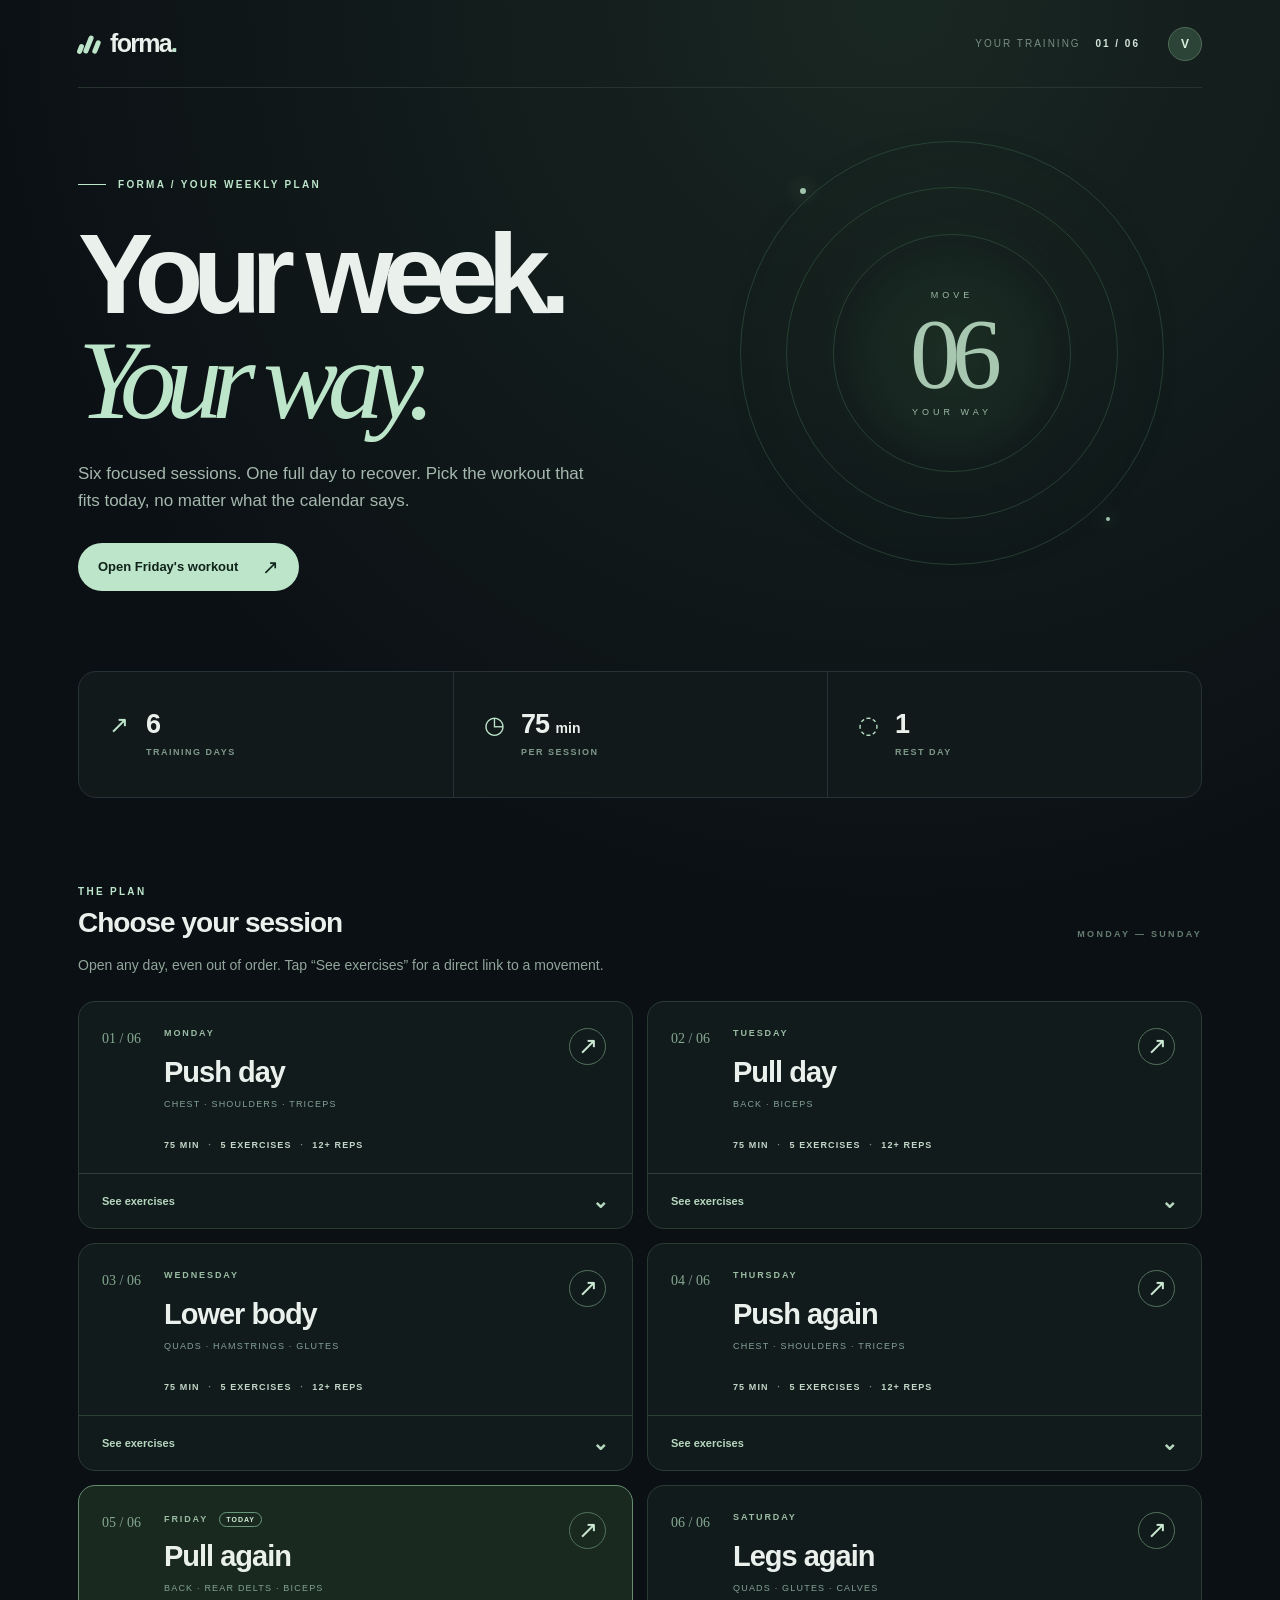
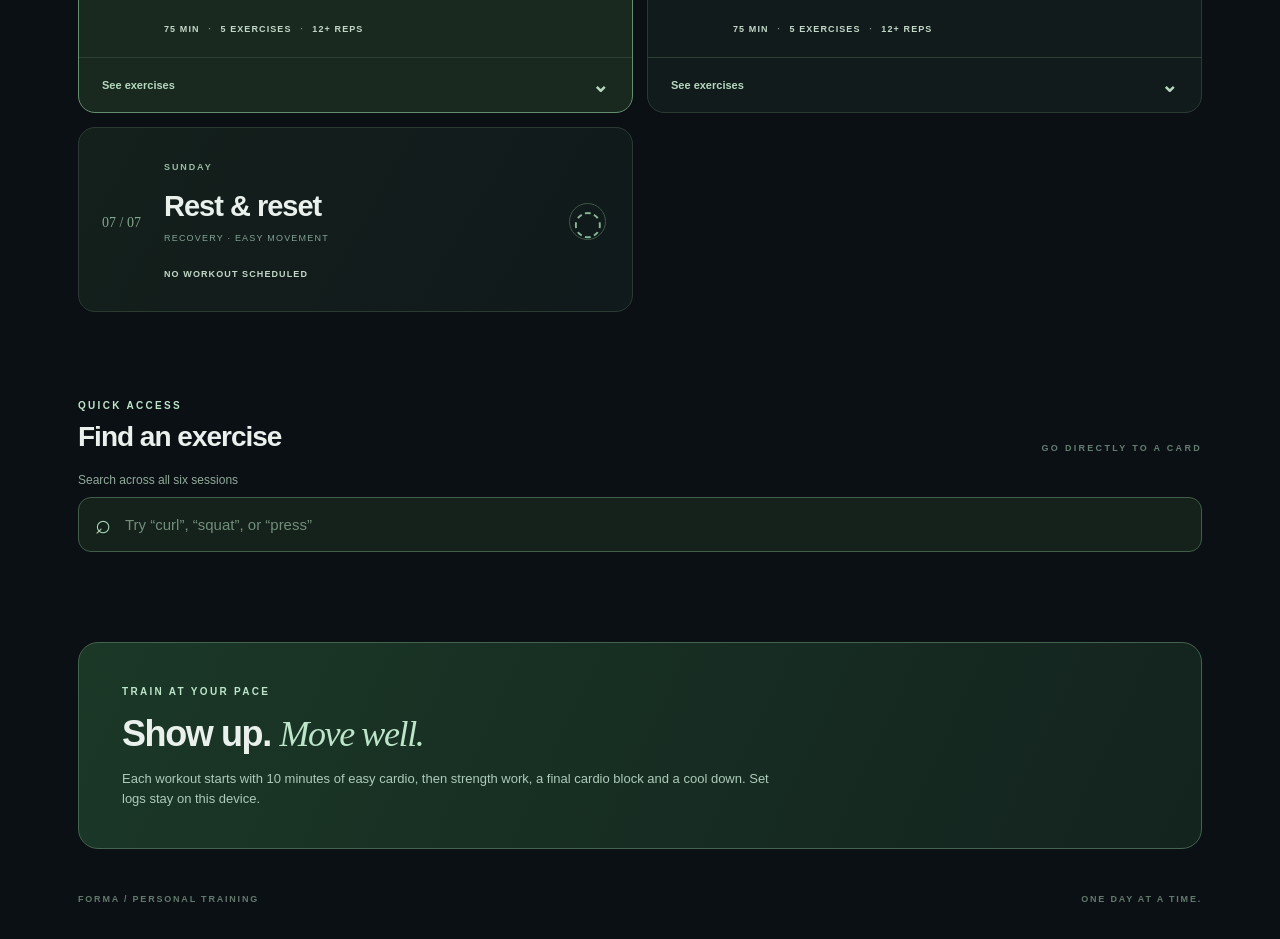
<file: index.html>
<!doctype html>
<html lang="en">
  <head>
    <meta charset="utf-8" />
    <meta name="viewport" content="width=device-width, initial-scale=1, viewport-fit=cover" />
    <meta name="theme-color" content="#0b1014" />
    <meta name="description" content="Your personal six-day Forma workout plan. Open any day or go straight to an exercise." />
    <title>Your week — Forma</title>
    <link rel="stylesheet" href="./styles.css" />
    <script src="./home.js" defer></script>
  </head>
  <body class="home-page">
    <div class="site-shell">
      <header class="topbar">
        <a class="brand" href="./index.html" aria-label="Forma home"><span class="brand-mark" aria-hidden="true"><span></span><span></span><span></span></span><span>forma<span class="brand-dot">.</span></span></a>
        <div class="topbar-right"><span class="week-label">YOUR TRAINING <strong>01 / 06</strong></span><span class="profile-mark" aria-label="Personal workout">V</span></div>
      </header>
      <main id="top">
        <section class="home-hero" aria-labelledby="home-title">
          <div class="home-hero-copy">
            <div class="eyebrow"><span class="eyebrow-line"></span> FORMA / YOUR WEEKLY PLAN</div>
            <h1 id="home-title">Your week.<br /><em>Your way.</em></h1>
            <p class="hero-subtitle">Six focused sessions. One full day to recover. Pick the workout that fits today, no matter what the calendar says.</p>
            <a class="primary-action" id="today-action" href="#weekly-plan">Explore your week <span aria-hidden="true">↗</span></a>
          </div>
          <div class="home-orbit" aria-hidden="true"><span class="orbit orbit-one"></span><span class="orbit orbit-two"></span><span class="orbit orbit-three"></span><div class="orbit-center"><span>MOVE</span><strong>06</strong><span>YOUR WAY</span></div></div>
        </section>
        <section class="home-overview" aria-label="Weekly overview">
          <div><span class="overview-symbol">↗</span><strong>6</strong><small>TRAINING DAYS</small></div>
          <div><span class="overview-symbol">◷</span><strong>75 <span>min</span></strong><small>PER SESSION</small></div>
          <div><span class="overview-symbol">◌</span><strong>1</strong><small>REST DAY</small></div>
        </section>
        <section class="week-section" id="weekly-plan" aria-labelledby="week-title">
          <div class="section-heading"><div><span class="section-kicker">THE PLAN</span><h2 id="week-title">Choose your session</h2></div><span class="section-aside">MONDAY — SUNDAY</span></div>
          <p class="workout-intro">Open any day, even out of order. Tap “See exercises” for a direct link to a movement.</p>
          <div class="week-grid" id="week-grid"></div>
        </section>
        <section class="exercise-finder" aria-labelledby="finder-title">
          <div class="section-heading"><div><span class="section-kicker">QUICK ACCESS</span><h2 id="finder-title">Find an exercise</h2></div><span class="section-aside">GO DIRECTLY TO A CARD</span></div>
          <label class="search-label" for="exercise-search">Search across all six sessions</label>
          <div class="search-wrap"><span aria-hidden="true">⌕</span><input id="exercise-search" type="search" autocomplete="off" placeholder="Try “curl”, “squat”, or “press”" /></div>
          <div id="search-results" class="search-results" role="status" aria-live="polite"></div>
        </section>
        <section class="home-note"><span class="section-kicker">TRAIN AT YOUR PACE</span><h2>Show up. <em>Move well.</em></h2><p>Each workout starts with 10 minutes of easy cardio, then strength work, a final cardio block and a cool down. Set logs stay on this device.</p></section>
      </main>
      <footer><span>FORMA / PERSONAL TRAINING</span><span>ONE DAY AT A TIME.</span></footer>
    </div>
  </body>
</html>
</file>
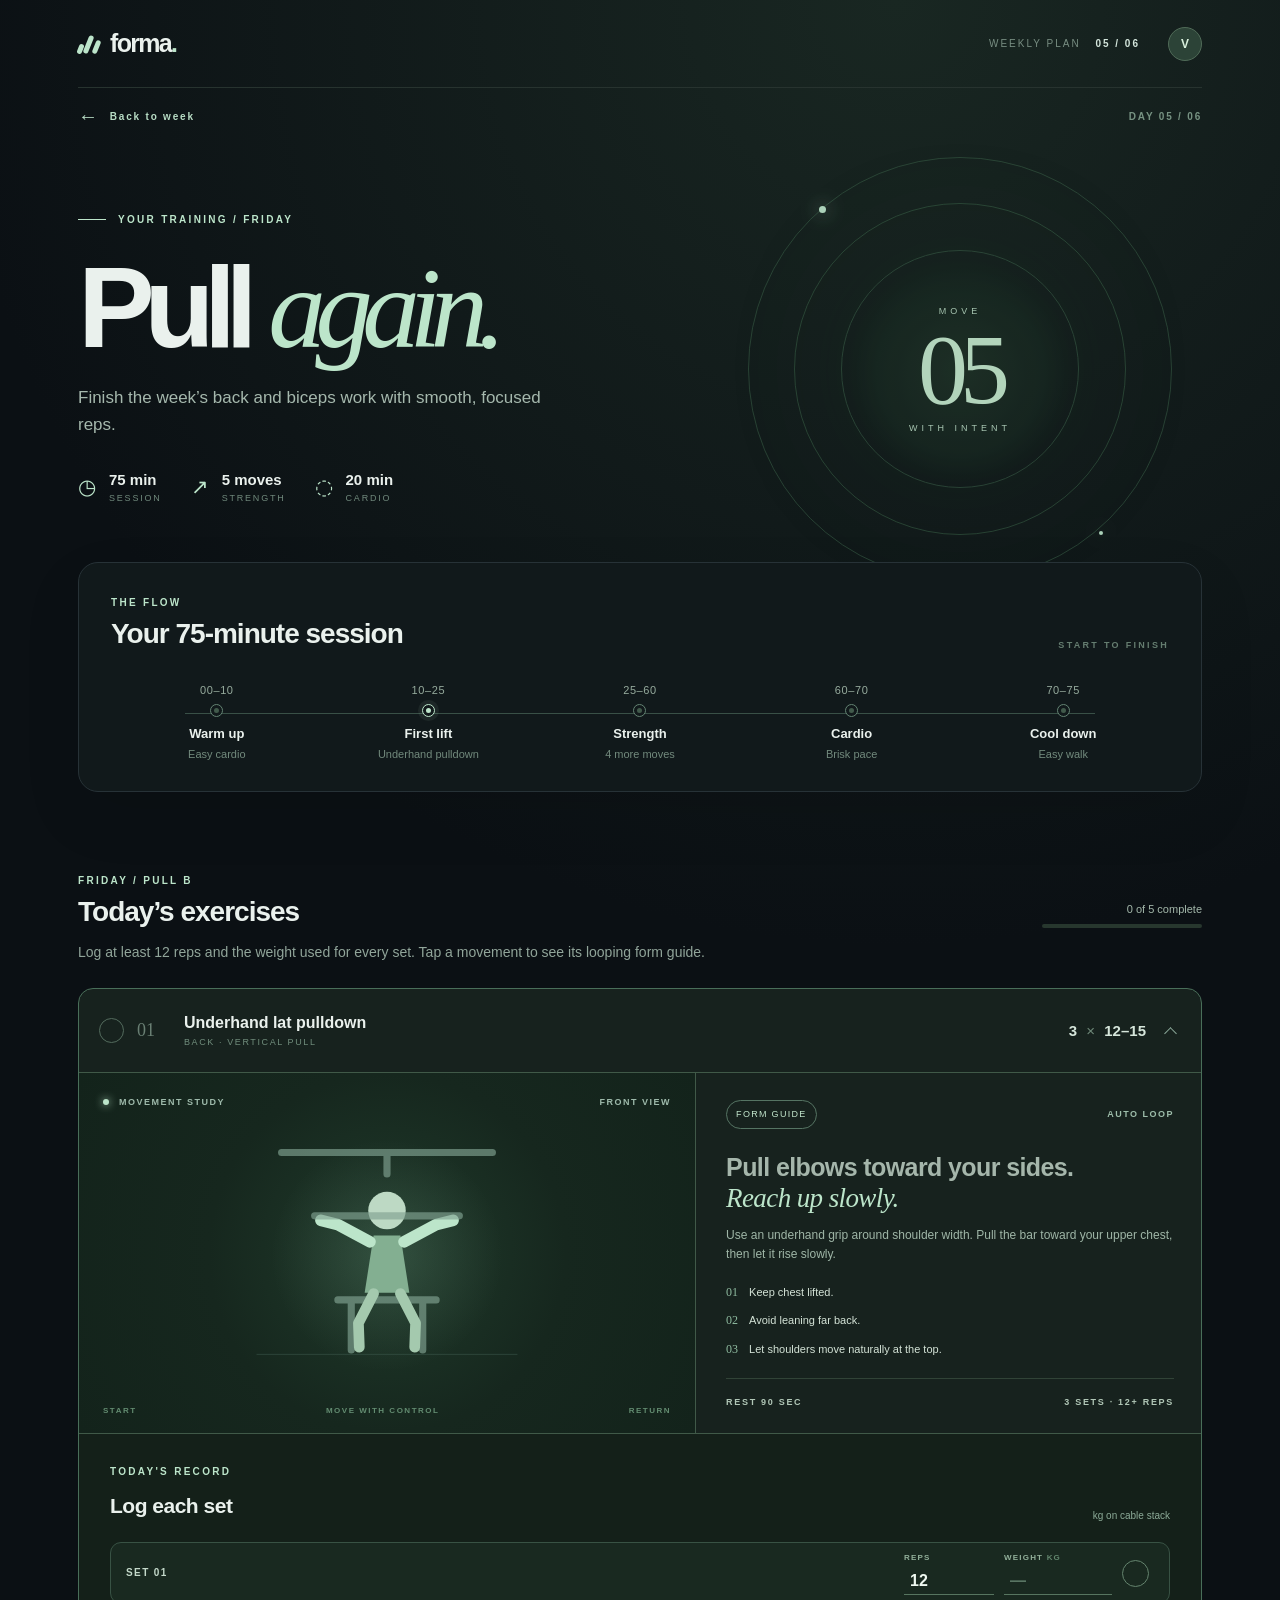
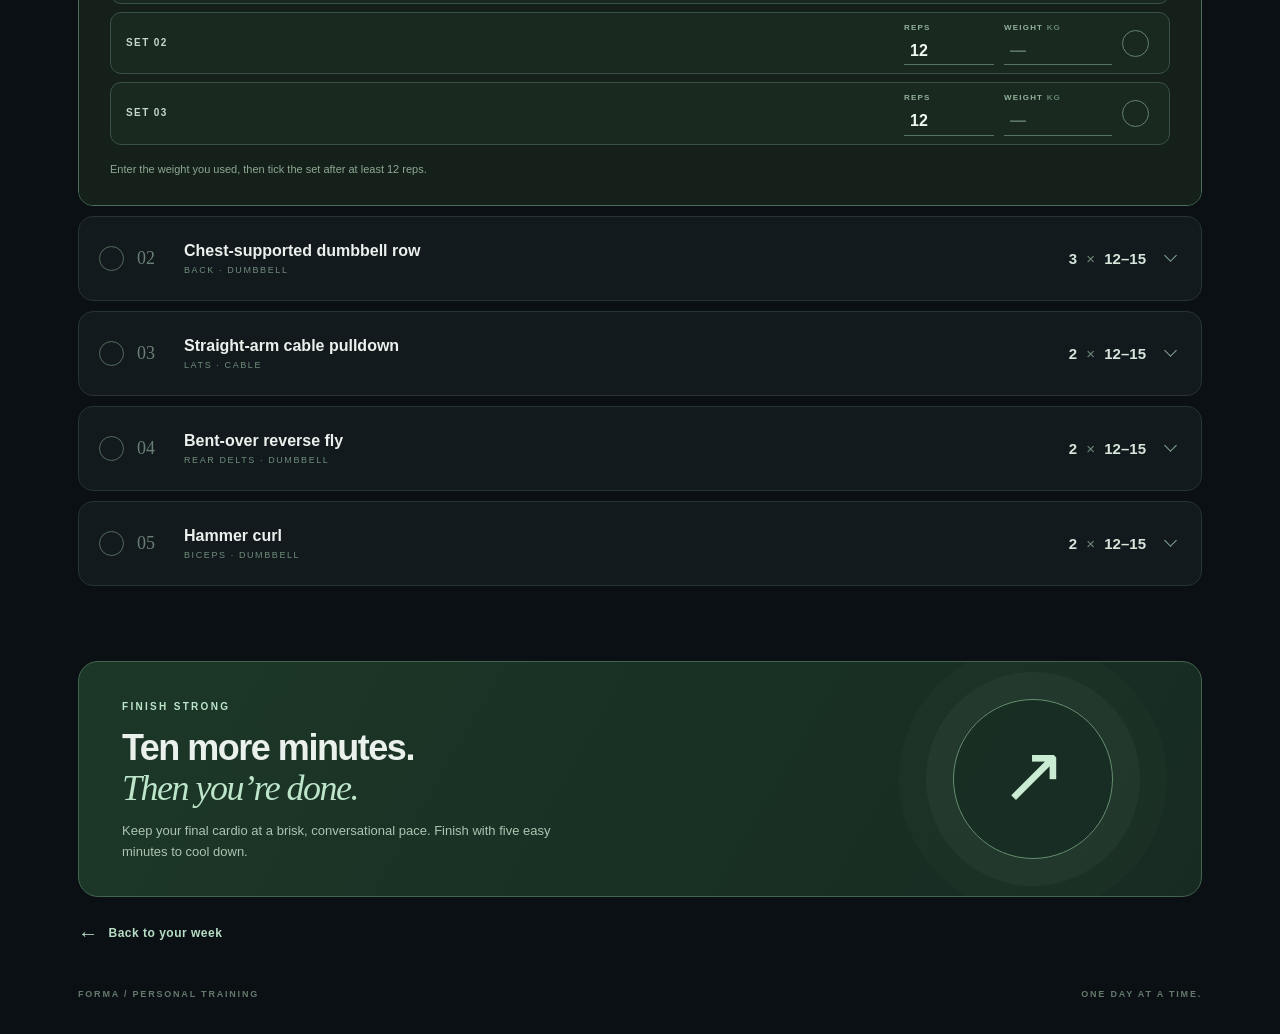
<file: friday.html>
<!doctype html>
<html lang="en">
  <head>
    <meta charset="utf-8" />
    <meta name="viewport" content="width=device-width, initial-scale=1, viewport-fit=cover" />
    <meta name="theme-color" content="#0b1014" />
    <meta name="description" content="A focused Friday pull b workout with animated exercise guides and set tracking." />
    <title>Friday Pull — Forma</title>
    <link rel="stylesheet" href="./styles.css" />
    <script src="./script.js" defer></script>
  </head>
  <body data-day="friday">
    <div class="site-shell">
      <header class="topbar">
        <a class="brand" href="./index.html" aria-label="Forma, go to the weekly home page"><span class="brand-mark" aria-hidden="true"><span></span><span></span><span></span></span><span>forma<span class="brand-dot">.</span></span></a>
        <div class="topbar-right"><span class="week-label">WEEKLY PLAN <strong>05 / 06</strong></span><span class="profile-mark" aria-label="Personal workout">V</span></div>
      </header>

      <nav class="day-navigation" aria-label="Workout navigation"><a class="back-link" href="./index.html"><span aria-hidden="true">←</span> Back to week</a><span>DAY 05 / 06</span></nav>

      <main id="top">
        <section class="hero" aria-labelledby="day-title">
          <div class="hero-copy">
            <div class="eyebrow"><span class="eyebrow-line"></span> YOUR TRAINING / FRIDAY</div>
            <h1 id="day-title">Pull <em>again.</em></h1>
            <p class="hero-subtitle">Finish the week’s back and biceps work with smooth, focused reps.</p>
            <div class="hero-meta" aria-label="Workout summary">
              <div><span class="meta-icon" aria-hidden="true">◷</span><strong>75 min</strong><small>SESSION</small></div>
              <div><span class="meta-icon" aria-hidden="true">↗</span><strong>5 moves</strong><small>STRENGTH</small></div>
              <div><span class="meta-icon" aria-hidden="true">◌</span><strong>20 min</strong><small>CARDIO</small></div>
            </div>
          </div>
          <div class="hero-orbit" aria-hidden="true"><span class="orbit orbit-one"></span><span class="orbit orbit-two"></span><span class="orbit orbit-three"></span><div class="orbit-center"><span>MOVE</span><strong>05</strong><span>WITH INTENT</span></div></div>
        </section>

        <section class="session-strip" aria-labelledby="session-heading">
          <div class="section-heading"><div><span class="section-kicker">THE FLOW</span><h2 id="session-heading">Your 75-minute session</h2></div><span class="section-aside">START TO FINISH</span></div>
          <ol class="timeline">
            <li><span class="timeline-time">00–10</span><span class="timeline-dot"></span><span class="timeline-name">Warm up</span><span class="timeline-note">Easy cardio</span></li>
            <li><span class="timeline-time">10–25</span><span class="timeline-dot"></span><span class="timeline-name">First lift</span><span class="timeline-note">Underhand pulldown</span></li>
            <li><span class="timeline-time">25–60</span><span class="timeline-dot"></span><span class="timeline-name">Strength</span><span class="timeline-note">4 more moves</span></li>
            <li><span class="timeline-time">60–70</span><span class="timeline-dot"></span><span class="timeline-name">Cardio</span><span class="timeline-note">Brisk pace</span></li>
            <li><span class="timeline-time">70–75</span><span class="timeline-dot"></span><span class="timeline-name">Cool down</span><span class="timeline-note">Easy walk</span></li>
          </ol>
        </section>

        <section class="workout" aria-labelledby="workout-heading">
          <div class="section-heading workout-heading"><div><span class="section-kicker">FRIDAY / PULL B</span><h2 id="workout-heading">Today’s exercises</h2></div><div class="progress-display"><span id="progress-count">0 of 5 complete</span><span class="progress-track"><span id="progress-fill"></span></span></div></div>
          <p class="workout-intro">Log at least 12 reps and the weight used for every set. Tap a movement to see its looping form guide.</p>

          <div class="exercise-list" id="exercise-list"></div>
        </section>

        <section class="finish-card"><div><span class="section-kicker">FINISH STRONG</span><h2>Ten more minutes.<br /><em>Then you’re done.</em></h2><p>Keep your final cardio at a brisk, conversational pace. Finish with five easy minutes to cool down.</p></div><div class="finish-icon" aria-hidden="true"><span>↗</span></div></section>
        <a class="end-back" href="./index.html"><span aria-hidden="true">←</span> Back to your week</a>
      </main>
      <footer><span>FORMA / PERSONAL TRAINING</span><span>ONE DAY AT A TIME.</span></footer>
    </div>
  </body>
</html>
</file>
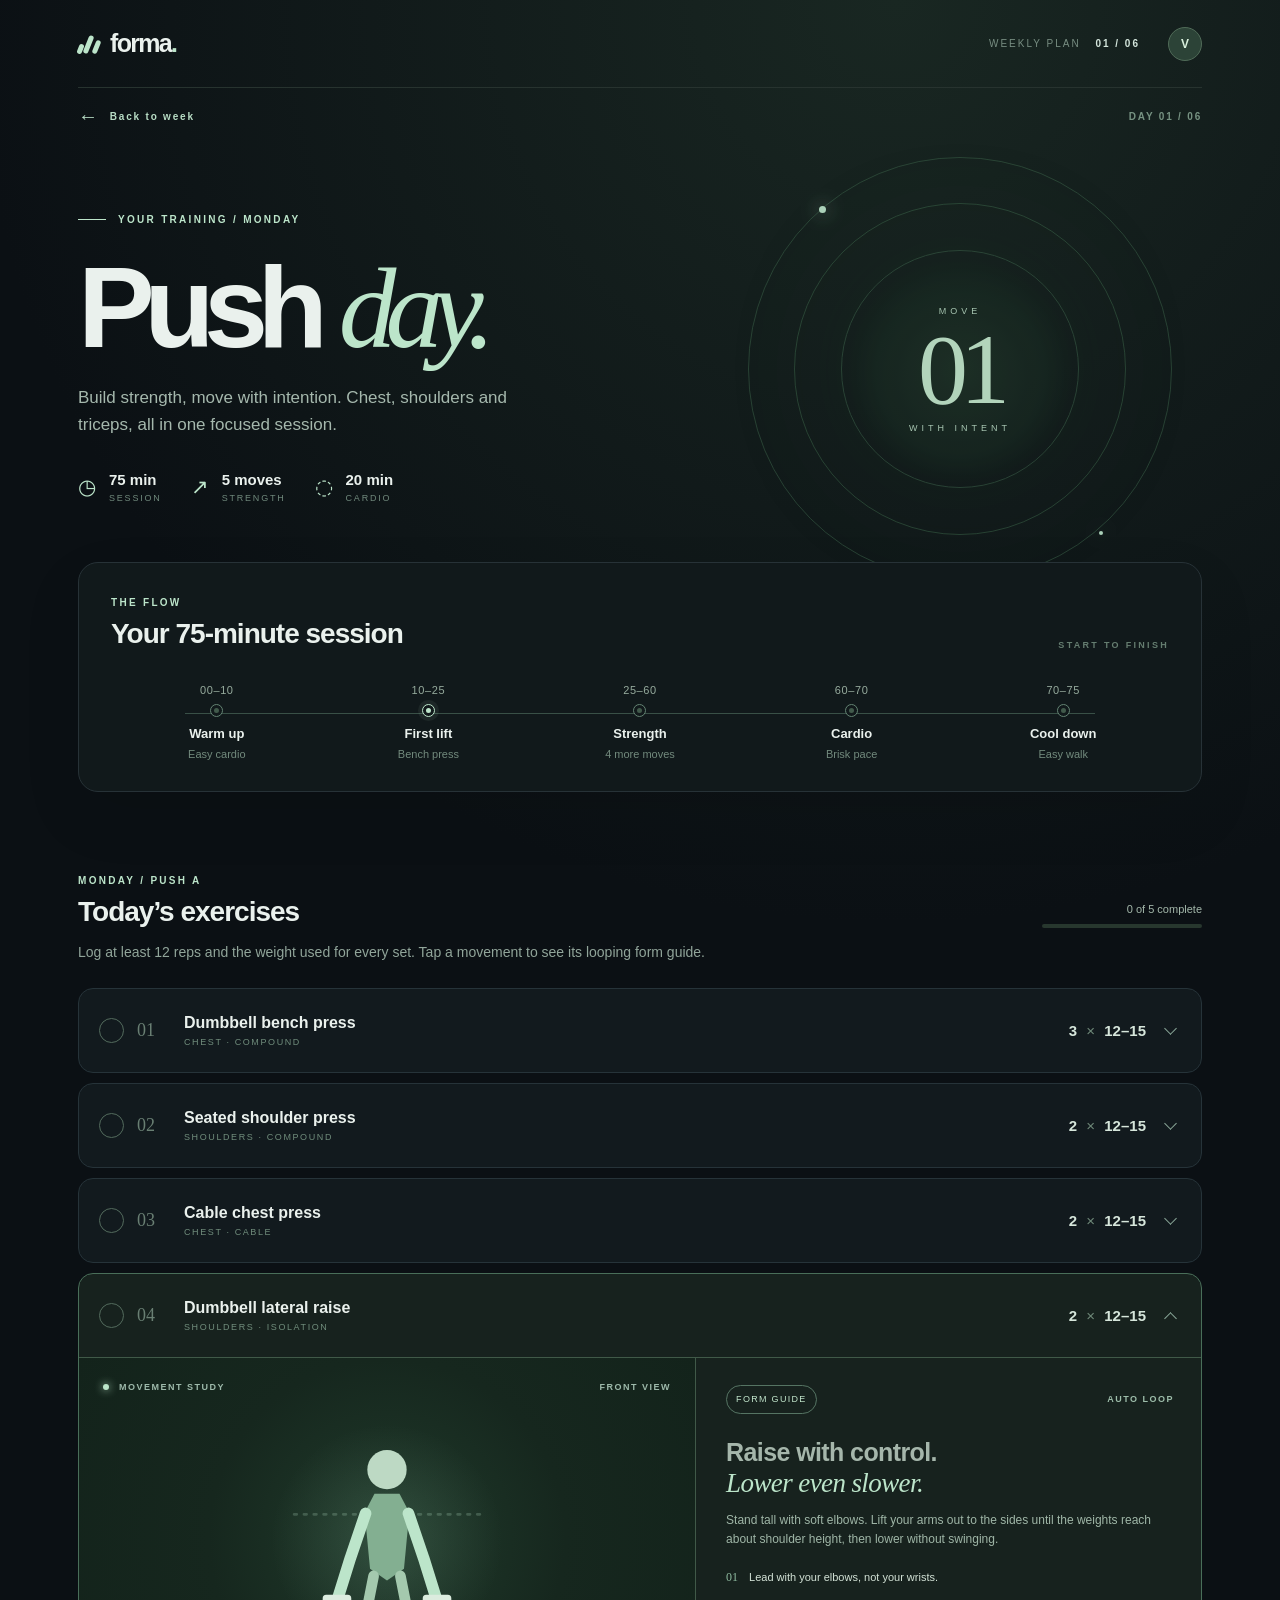
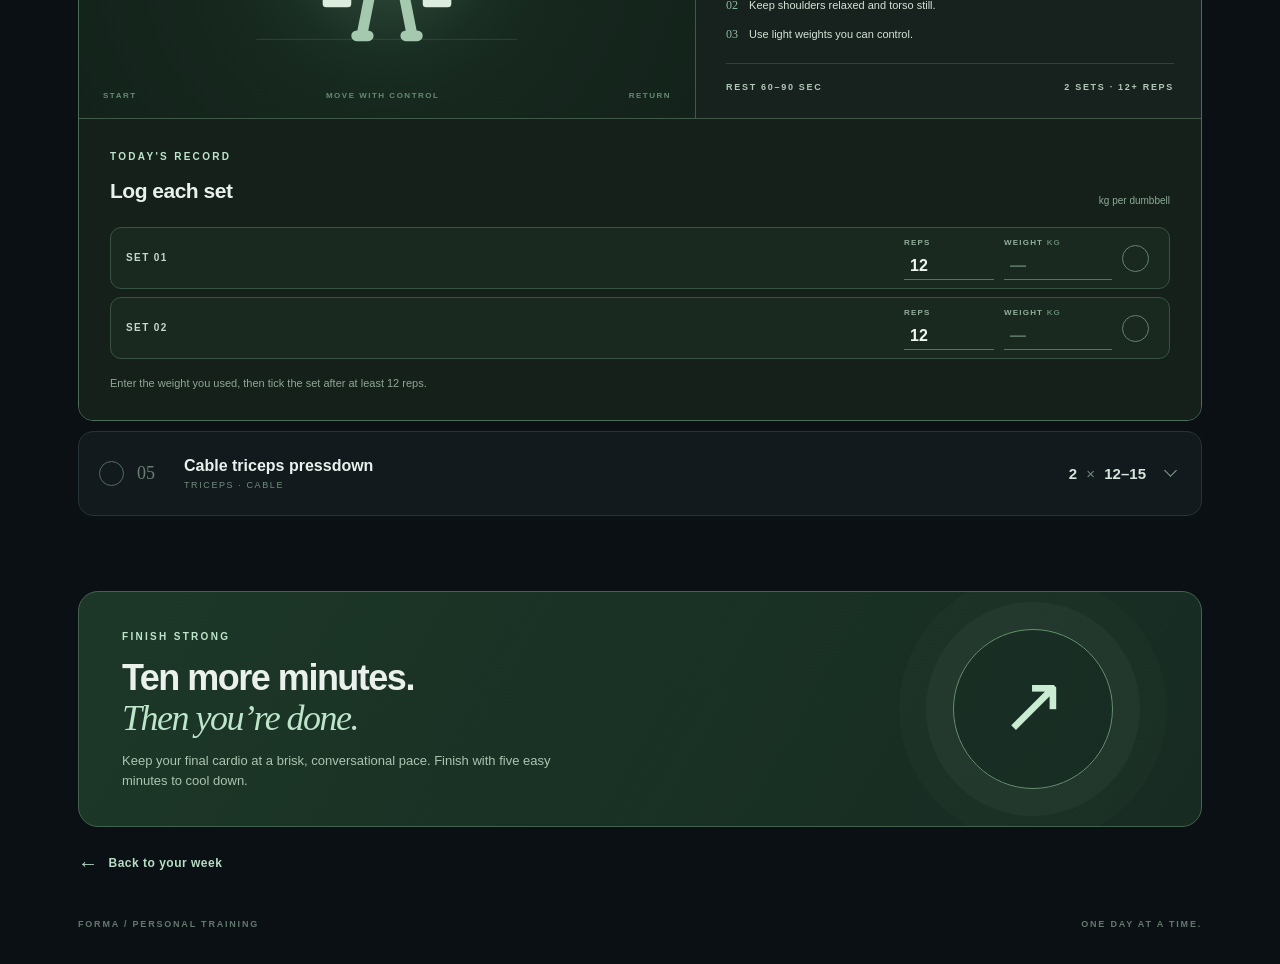
<file: monday.html>
<!doctype html>
<html lang="en">
  <head>
    <meta charset="utf-8" />
    <meta name="viewport" content="width=device-width, initial-scale=1, viewport-fit=cover" />
    <meta name="theme-color" content="#0b1014" />
    <meta name="description" content="A focused Monday push a workout with animated exercise guides and set tracking." />
    <title>Monday Push — Forma</title>
    <link rel="stylesheet" href="./styles.css" />
    <script src="./script.js" defer></script>
  </head>
  <body data-day="monday">
    <div class="site-shell">
      <header class="topbar">
        <a class="brand" href="./index.html" aria-label="Forma, go to the weekly home page"><span class="brand-mark" aria-hidden="true"><span></span><span></span><span></span></span><span>forma<span class="brand-dot">.</span></span></a>
        <div class="topbar-right"><span class="week-label">WEEKLY PLAN <strong>01 / 06</strong></span><span class="profile-mark" aria-label="Personal workout">V</span></div>
      </header>

      <nav class="day-navigation" aria-label="Workout navigation"><a class="back-link" href="./index.html"><span aria-hidden="true">←</span> Back to week</a><span>DAY 01 / 06</span></nav>

      <main id="top">
        <section class="hero" aria-labelledby="day-title">
          <div class="hero-copy">
            <div class="eyebrow"><span class="eyebrow-line"></span> YOUR TRAINING / MONDAY</div>
            <h1 id="day-title">Push <em>day.</em></h1>
            <p class="hero-subtitle">Build strength, move with intention. Chest, shoulders and triceps, all in one focused session.</p>
            <div class="hero-meta" aria-label="Workout summary">
              <div><span class="meta-icon" aria-hidden="true">◷</span><strong>75 min</strong><small>SESSION</small></div>
              <div><span class="meta-icon" aria-hidden="true">↗</span><strong>5 moves</strong><small>STRENGTH</small></div>
              <div><span class="meta-icon" aria-hidden="true">◌</span><strong>20 min</strong><small>CARDIO</small></div>
            </div>
          </div>
          <div class="hero-orbit" aria-hidden="true"><span class="orbit orbit-one"></span><span class="orbit orbit-two"></span><span class="orbit orbit-three"></span><div class="orbit-center"><span>MOVE</span><strong>01</strong><span>WITH INTENT</span></div></div>
        </section>

        <section class="session-strip" aria-labelledby="session-heading">
          <div class="section-heading"><div><span class="section-kicker">THE FLOW</span><h2 id="session-heading">Your 75-minute session</h2></div><span class="section-aside">START TO FINISH</span></div>
          <ol class="timeline">
            <li><span class="timeline-time">00–10</span><span class="timeline-dot"></span><span class="timeline-name">Warm up</span><span class="timeline-note">Easy cardio</span></li>
            <li><span class="timeline-time">10–25</span><span class="timeline-dot"></span><span class="timeline-name">First lift</span><span class="timeline-note">Bench press</span></li>
            <li><span class="timeline-time">25–60</span><span class="timeline-dot"></span><span class="timeline-name">Strength</span><span class="timeline-note">4 more moves</span></li>
            <li><span class="timeline-time">60–70</span><span class="timeline-dot"></span><span class="timeline-name">Cardio</span><span class="timeline-note">Brisk pace</span></li>
            <li><span class="timeline-time">70–75</span><span class="timeline-dot"></span><span class="timeline-name">Cool down</span><span class="timeline-note">Easy walk</span></li>
          </ol>
        </section>

        <section class="workout" aria-labelledby="workout-heading">
          <div class="section-heading workout-heading"><div><span class="section-kicker">MONDAY / PUSH A</span><h2 id="workout-heading">Today’s exercises</h2></div><div class="progress-display"><span id="progress-count">0 of 5 complete</span><span class="progress-track"><span id="progress-fill"></span></span></div></div>
          <p class="workout-intro">Log at least 12 reps and the weight used for every set. Tap a movement to see its looping form guide.</p>

          <div class="exercise-list" id="exercise-list"></div>
        </section>

        <section class="finish-card"><div><span class="section-kicker">FINISH STRONG</span><h2>Ten more minutes.<br /><em>Then you’re done.</em></h2><p>Keep your final cardio at a brisk, conversational pace. Finish with five easy minutes to cool down.</p></div><div class="finish-icon" aria-hidden="true"><span>↗</span></div></section>
        <a class="end-back" href="./index.html"><span aria-hidden="true">←</span> Back to your week</a>
      </main>
      <footer><span>FORMA / PERSONAL TRAINING</span><span>ONE DAY AT A TIME.</span></footer>
    </div>
  </body>
</html>
</file>
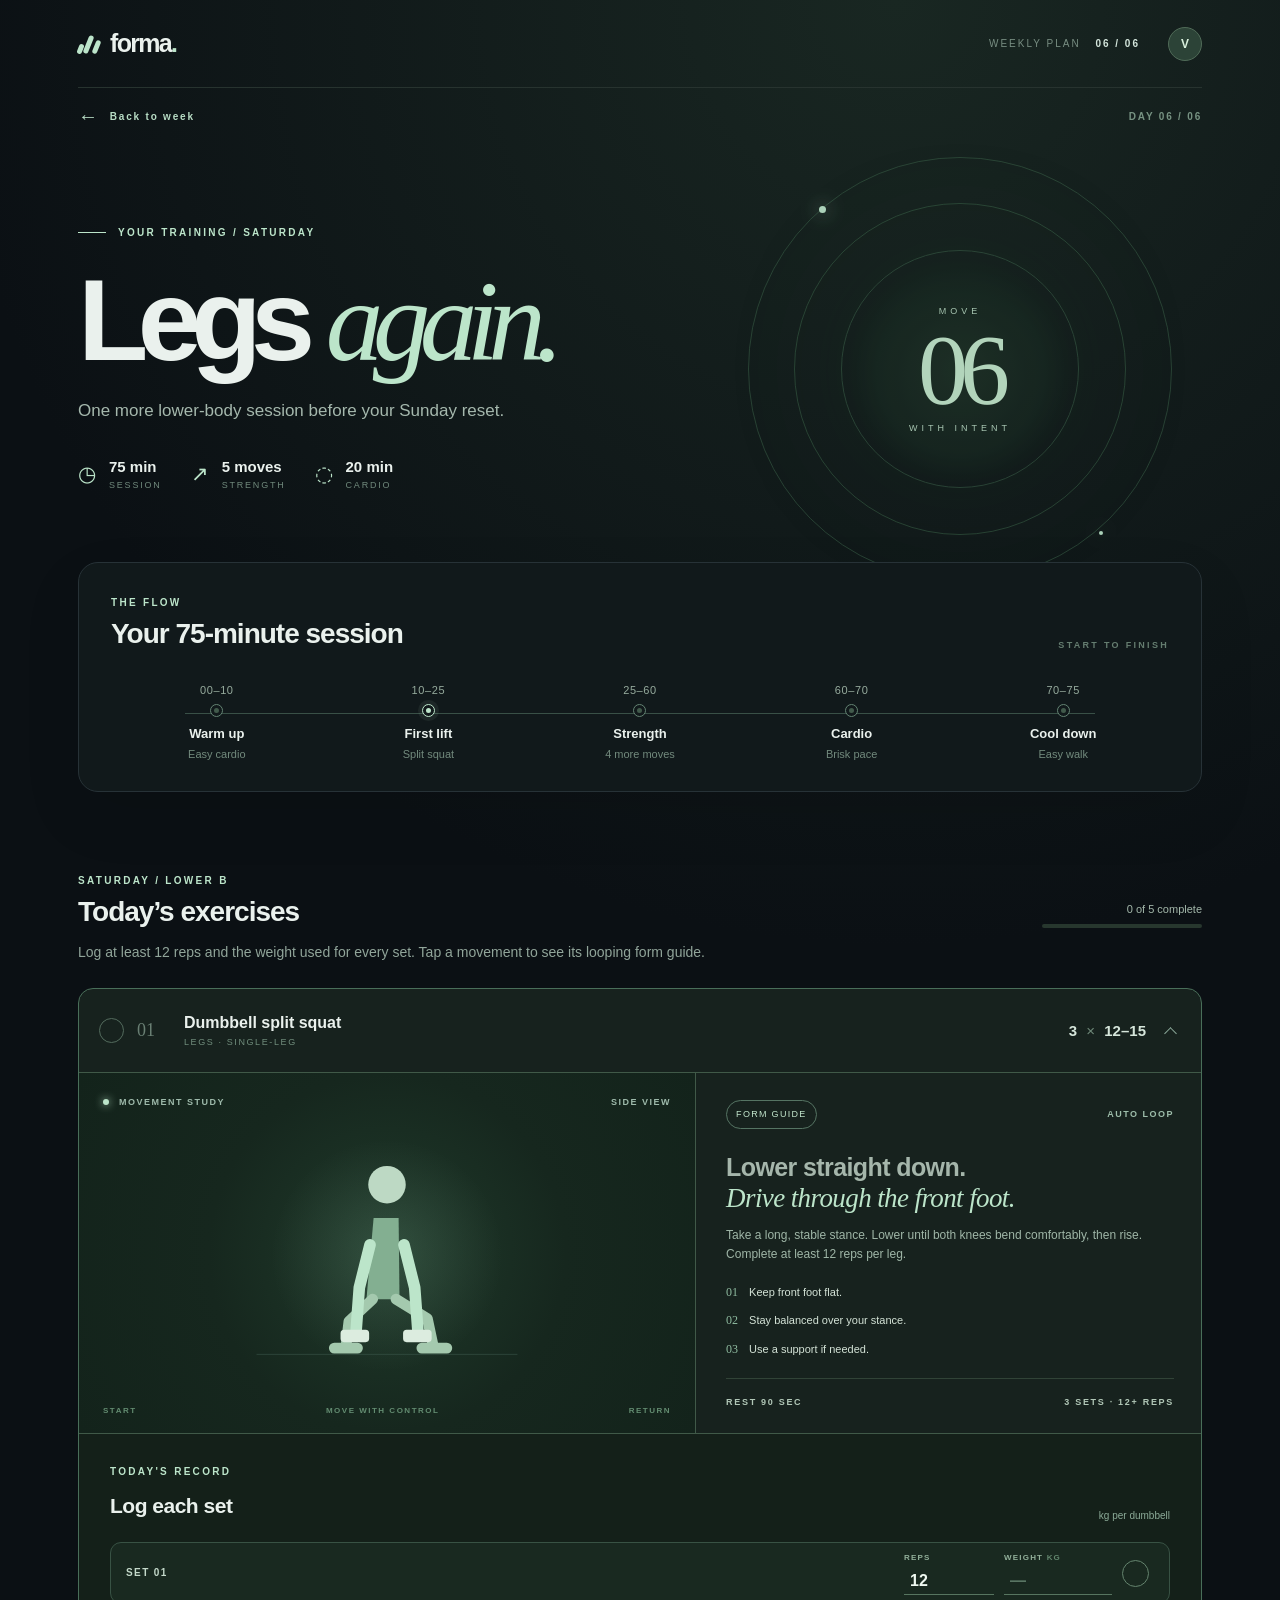
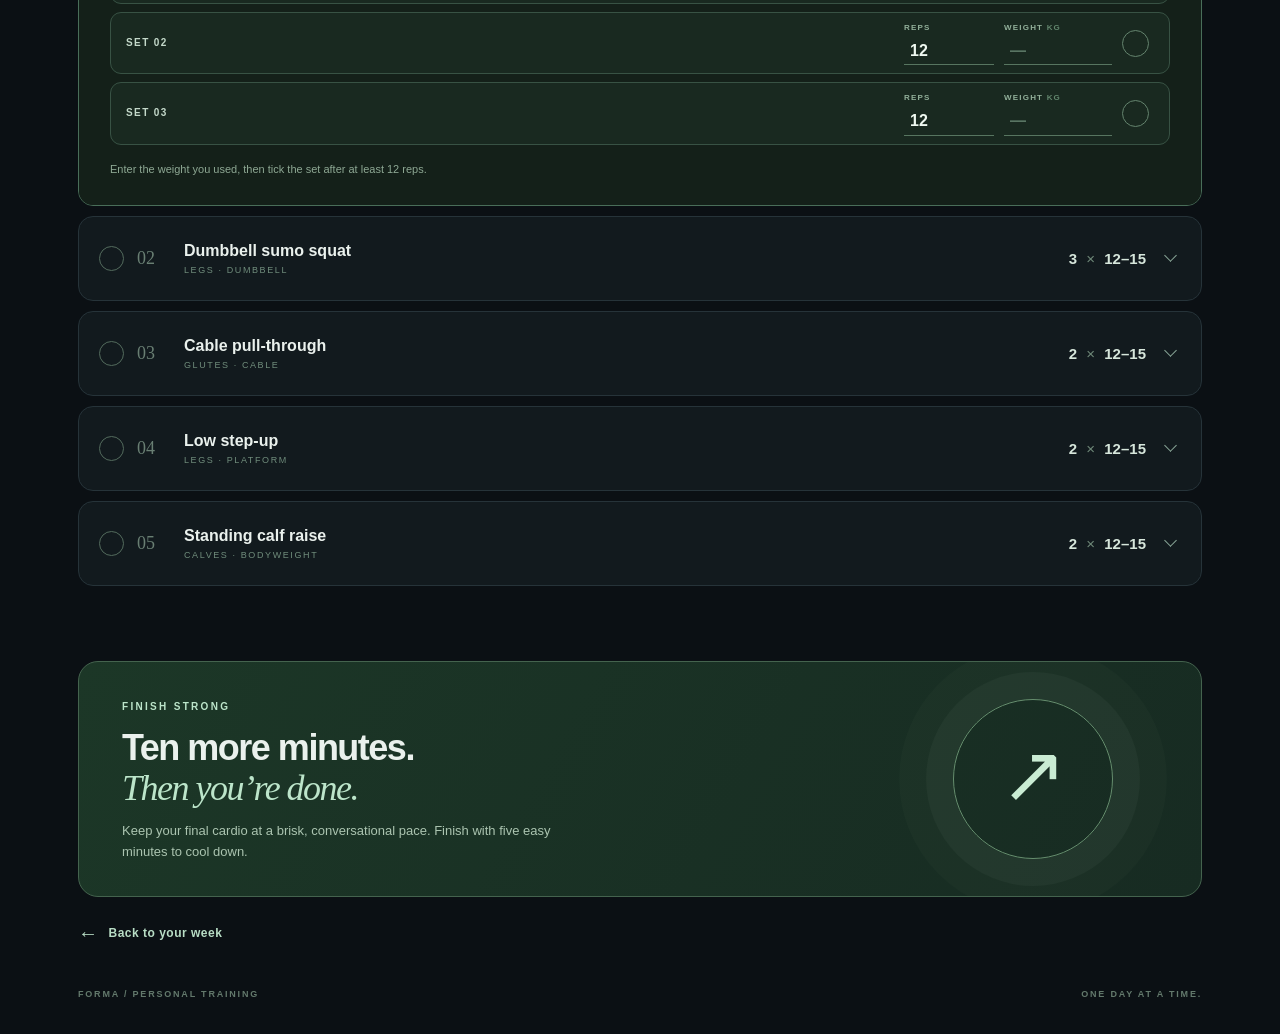
<file: saturday.html>
<!doctype html>
<html lang="en">
  <head>
    <meta charset="utf-8" />
    <meta name="viewport" content="width=device-width, initial-scale=1, viewport-fit=cover" />
    <meta name="theme-color" content="#0b1014" />
    <meta name="description" content="A focused Saturday lower b workout with animated exercise guides and set tracking." />
    <title>Saturday Legs — Forma</title>
    <link rel="stylesheet" href="./styles.css" />
    <script src="./script.js" defer></script>
  </head>
  <body data-day="saturday">
    <div class="site-shell">
      <header class="topbar">
        <a class="brand" href="./index.html" aria-label="Forma, go to the weekly home page"><span class="brand-mark" aria-hidden="true"><span></span><span></span><span></span></span><span>forma<span class="brand-dot">.</span></span></a>
        <div class="topbar-right"><span class="week-label">WEEKLY PLAN <strong>06 / 06</strong></span><span class="profile-mark" aria-label="Personal workout">V</span></div>
      </header>

      <nav class="day-navigation" aria-label="Workout navigation"><a class="back-link" href="./index.html"><span aria-hidden="true">←</span> Back to week</a><span>DAY 06 / 06</span></nav>

      <main id="top">
        <section class="hero" aria-labelledby="day-title">
          <div class="hero-copy">
            <div class="eyebrow"><span class="eyebrow-line"></span> YOUR TRAINING / SATURDAY</div>
            <h1 id="day-title">Legs <em>again.</em></h1>
            <p class="hero-subtitle">One more lower-body session before your Sunday reset.</p>
            <div class="hero-meta" aria-label="Workout summary">
              <div><span class="meta-icon" aria-hidden="true">◷</span><strong>75 min</strong><small>SESSION</small></div>
              <div><span class="meta-icon" aria-hidden="true">↗</span><strong>5 moves</strong><small>STRENGTH</small></div>
              <div><span class="meta-icon" aria-hidden="true">◌</span><strong>20 min</strong><small>CARDIO</small></div>
            </div>
          </div>
          <div class="hero-orbit" aria-hidden="true"><span class="orbit orbit-one"></span><span class="orbit orbit-two"></span><span class="orbit orbit-three"></span><div class="orbit-center"><span>MOVE</span><strong>06</strong><span>WITH INTENT</span></div></div>
        </section>

        <section class="session-strip" aria-labelledby="session-heading">
          <div class="section-heading"><div><span class="section-kicker">THE FLOW</span><h2 id="session-heading">Your 75-minute session</h2></div><span class="section-aside">START TO FINISH</span></div>
          <ol class="timeline">
            <li><span class="timeline-time">00–10</span><span class="timeline-dot"></span><span class="timeline-name">Warm up</span><span class="timeline-note">Easy cardio</span></li>
            <li><span class="timeline-time">10–25</span><span class="timeline-dot"></span><span class="timeline-name">First lift</span><span class="timeline-note">Split squat</span></li>
            <li><span class="timeline-time">25–60</span><span class="timeline-dot"></span><span class="timeline-name">Strength</span><span class="timeline-note">4 more moves</span></li>
            <li><span class="timeline-time">60–70</span><span class="timeline-dot"></span><span class="timeline-name">Cardio</span><span class="timeline-note">Brisk pace</span></li>
            <li><span class="timeline-time">70–75</span><span class="timeline-dot"></span><span class="timeline-name">Cool down</span><span class="timeline-note">Easy walk</span></li>
          </ol>
        </section>

        <section class="workout" aria-labelledby="workout-heading">
          <div class="section-heading workout-heading"><div><span class="section-kicker">SATURDAY / LOWER B</span><h2 id="workout-heading">Today’s exercises</h2></div><div class="progress-display"><span id="progress-count">0 of 5 complete</span><span class="progress-track"><span id="progress-fill"></span></span></div></div>
          <p class="workout-intro">Log at least 12 reps and the weight used for every set. Tap a movement to see its looping form guide.</p>

          <div class="exercise-list" id="exercise-list"></div>
        </section>

        <section class="finish-card"><div><span class="section-kicker">FINISH STRONG</span><h2>Ten more minutes.<br /><em>Then you’re done.</em></h2><p>Keep your final cardio at a brisk, conversational pace. Finish with five easy minutes to cool down.</p></div><div class="finish-icon" aria-hidden="true"><span>↗</span></div></section>
        <a class="end-back" href="./index.html"><span aria-hidden="true">←</span> Back to your week</a>
      </main>
      <footer><span>FORMA / PERSONAL TRAINING</span><span>ONE DAY AT A TIME.</span></footer>
    </div>
  </body>
</html>
</file>
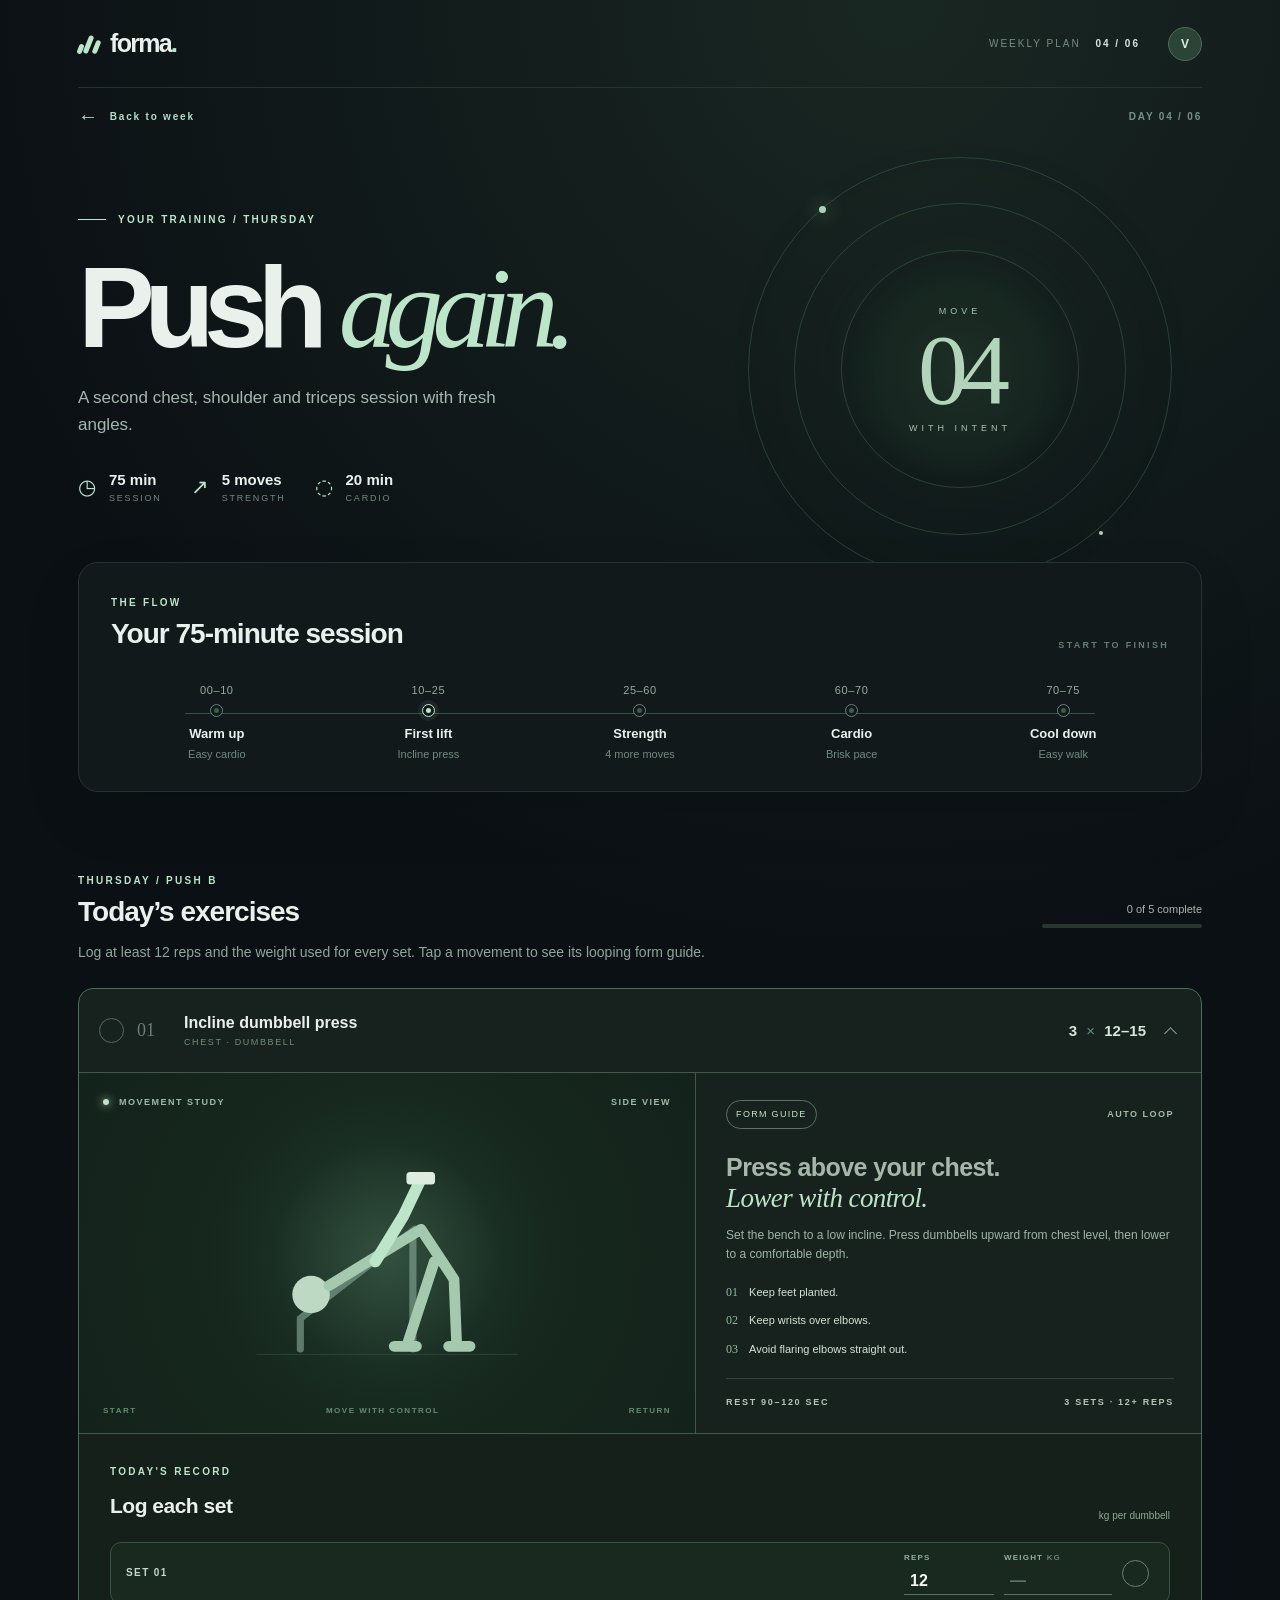
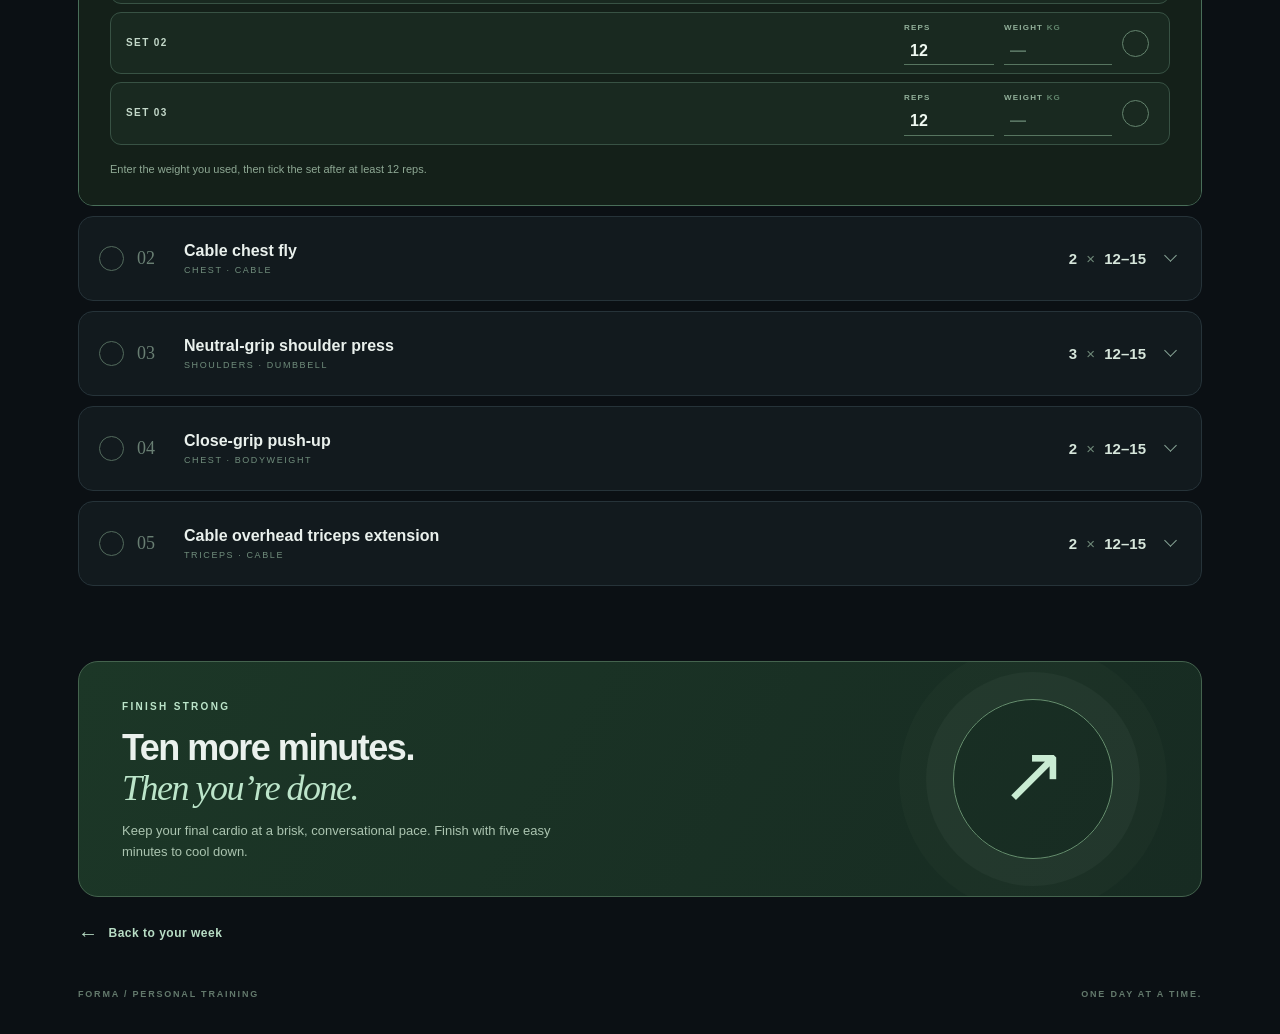
<file: thursday.html>
<!doctype html>
<html lang="en">
  <head>
    <meta charset="utf-8" />
    <meta name="viewport" content="width=device-width, initial-scale=1, viewport-fit=cover" />
    <meta name="theme-color" content="#0b1014" />
    <meta name="description" content="A focused Thursday push b workout with animated exercise guides and set tracking." />
    <title>Thursday Push — Forma</title>
    <link rel="stylesheet" href="./styles.css" />
    <script src="./script.js" defer></script>
  </head>
  <body data-day="thursday">
    <div class="site-shell">
      <header class="topbar">
        <a class="brand" href="./index.html" aria-label="Forma, go to the weekly home page"><span class="brand-mark" aria-hidden="true"><span></span><span></span><span></span></span><span>forma<span class="brand-dot">.</span></span></a>
        <div class="topbar-right"><span class="week-label">WEEKLY PLAN <strong>04 / 06</strong></span><span class="profile-mark" aria-label="Personal workout">V</span></div>
      </header>

      <nav class="day-navigation" aria-label="Workout navigation"><a class="back-link" href="./index.html"><span aria-hidden="true">←</span> Back to week</a><span>DAY 04 / 06</span></nav>

      <main id="top">
        <section class="hero" aria-labelledby="day-title">
          <div class="hero-copy">
            <div class="eyebrow"><span class="eyebrow-line"></span> YOUR TRAINING / THURSDAY</div>
            <h1 id="day-title">Push <em>again.</em></h1>
            <p class="hero-subtitle">A second chest, shoulder and triceps session with fresh angles.</p>
            <div class="hero-meta" aria-label="Workout summary">
              <div><span class="meta-icon" aria-hidden="true">◷</span><strong>75 min</strong><small>SESSION</small></div>
              <div><span class="meta-icon" aria-hidden="true">↗</span><strong>5 moves</strong><small>STRENGTH</small></div>
              <div><span class="meta-icon" aria-hidden="true">◌</span><strong>20 min</strong><small>CARDIO</small></div>
            </div>
          </div>
          <div class="hero-orbit" aria-hidden="true"><span class="orbit orbit-one"></span><span class="orbit orbit-two"></span><span class="orbit orbit-three"></span><div class="orbit-center"><span>MOVE</span><strong>04</strong><span>WITH INTENT</span></div></div>
        </section>

        <section class="session-strip" aria-labelledby="session-heading">
          <div class="section-heading"><div><span class="section-kicker">THE FLOW</span><h2 id="session-heading">Your 75-minute session</h2></div><span class="section-aside">START TO FINISH</span></div>
          <ol class="timeline">
            <li><span class="timeline-time">00–10</span><span class="timeline-dot"></span><span class="timeline-name">Warm up</span><span class="timeline-note">Easy cardio</span></li>
            <li><span class="timeline-time">10–25</span><span class="timeline-dot"></span><span class="timeline-name">First lift</span><span class="timeline-note">Incline press</span></li>
            <li><span class="timeline-time">25–60</span><span class="timeline-dot"></span><span class="timeline-name">Strength</span><span class="timeline-note">4 more moves</span></li>
            <li><span class="timeline-time">60–70</span><span class="timeline-dot"></span><span class="timeline-name">Cardio</span><span class="timeline-note">Brisk pace</span></li>
            <li><span class="timeline-time">70–75</span><span class="timeline-dot"></span><span class="timeline-name">Cool down</span><span class="timeline-note">Easy walk</span></li>
          </ol>
        </section>

        <section class="workout" aria-labelledby="workout-heading">
          <div class="section-heading workout-heading"><div><span class="section-kicker">THURSDAY / PUSH B</span><h2 id="workout-heading">Today’s exercises</h2></div><div class="progress-display"><span id="progress-count">0 of 5 complete</span><span class="progress-track"><span id="progress-fill"></span></span></div></div>
          <p class="workout-intro">Log at least 12 reps and the weight used for every set. Tap a movement to see its looping form guide.</p>

          <div class="exercise-list" id="exercise-list"></div>
        </section>

        <section class="finish-card"><div><span class="section-kicker">FINISH STRONG</span><h2>Ten more minutes.<br /><em>Then you’re done.</em></h2><p>Keep your final cardio at a brisk, conversational pace. Finish with five easy minutes to cool down.</p></div><div class="finish-icon" aria-hidden="true"><span>↗</span></div></section>
        <a class="end-back" href="./index.html"><span aria-hidden="true">←</span> Back to your week</a>
      </main>
      <footer><span>FORMA / PERSONAL TRAINING</span><span>ONE DAY AT A TIME.</span></footer>
    </div>
  </body>
</html>
</file>
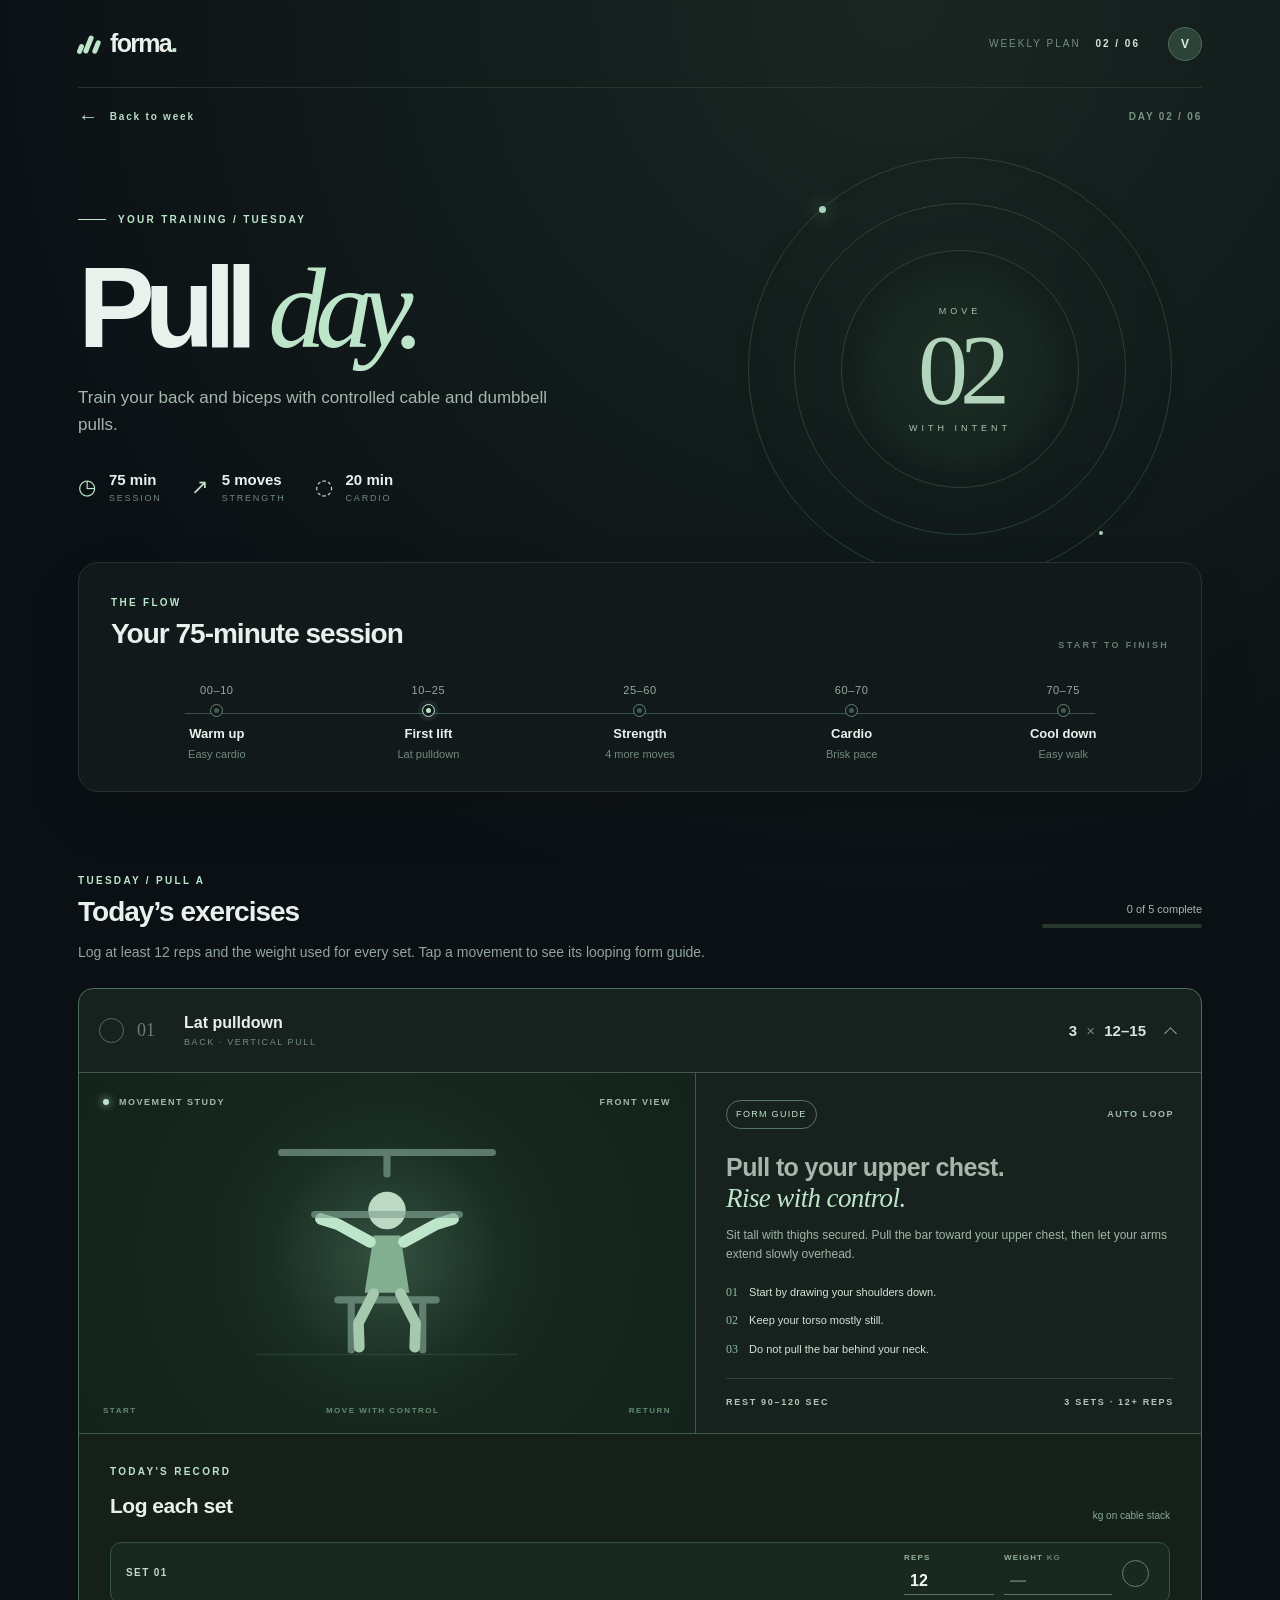
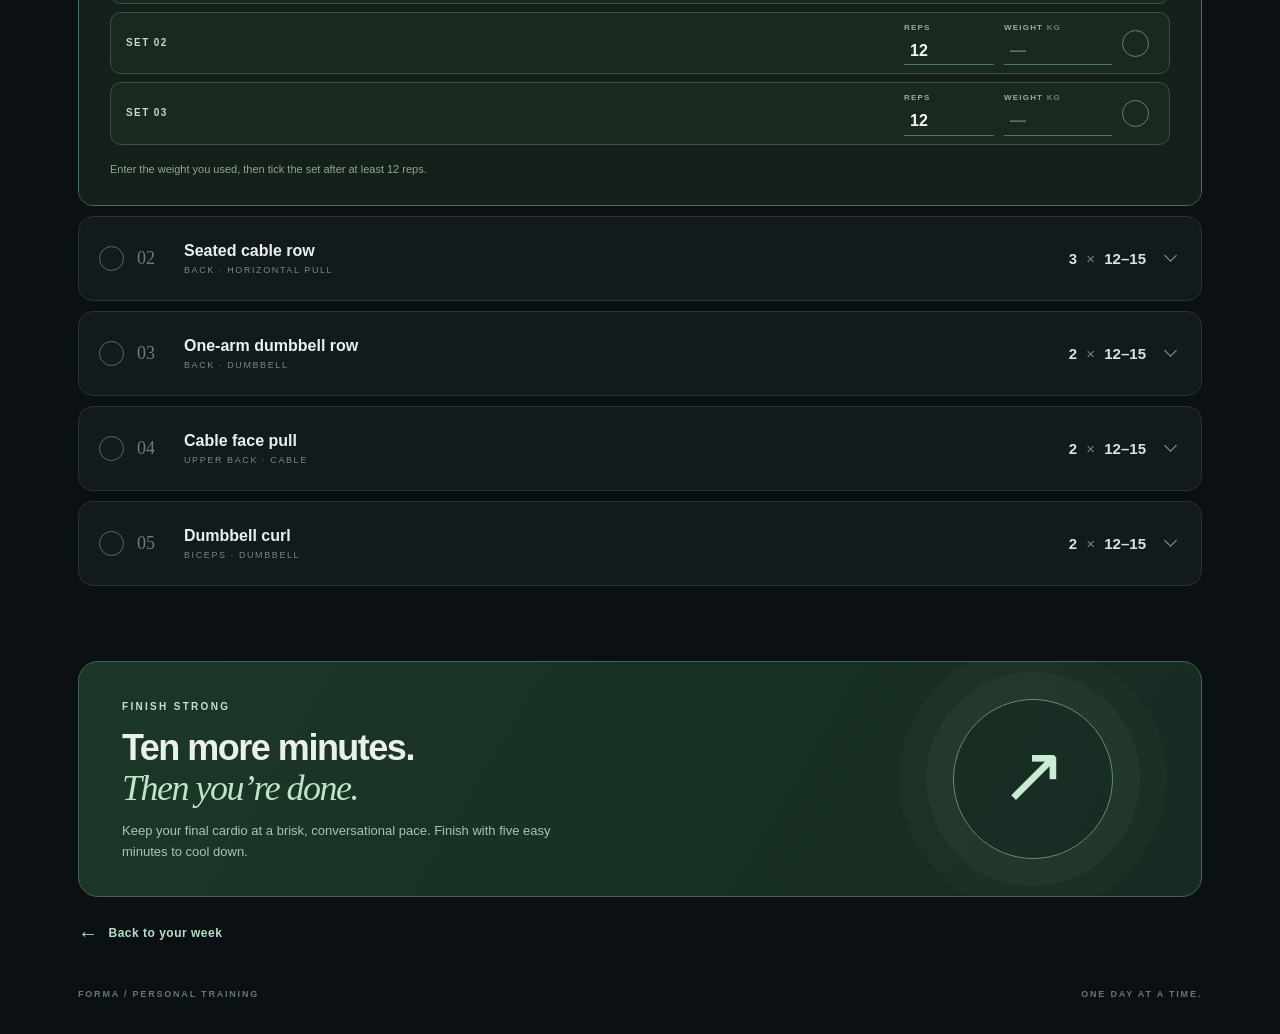
<file: tuesday.html>
<!doctype html>
<html lang="en">
  <head>
    <meta charset="utf-8" />
    <meta name="viewport" content="width=device-width, initial-scale=1, viewport-fit=cover" />
    <meta name="theme-color" content="#0b1014" />
    <meta name="description" content="A focused Tuesday pull a workout with animated exercise guides and set tracking." />
    <title>Tuesday Pull — Forma</title>
    <link rel="stylesheet" href="./styles.css" />
    <script src="./script.js" defer></script>
  </head>
  <body data-day="tuesday">
    <div class="site-shell">
      <header class="topbar">
        <a class="brand" href="./index.html" aria-label="Forma, go to the weekly home page"><span class="brand-mark" aria-hidden="true"><span></span><span></span><span></span></span><span>forma<span class="brand-dot">.</span></span></a>
        <div class="topbar-right"><span class="week-label">WEEKLY PLAN <strong>02 / 06</strong></span><span class="profile-mark" aria-label="Personal workout">V</span></div>
      </header>

      <nav class="day-navigation" aria-label="Workout navigation"><a class="back-link" href="./index.html"><span aria-hidden="true">←</span> Back to week</a><span>DAY 02 / 06</span></nav>

      <main id="top">
        <section class="hero" aria-labelledby="day-title">
          <div class="hero-copy">
            <div class="eyebrow"><span class="eyebrow-line"></span> YOUR TRAINING / TUESDAY</div>
            <h1 id="day-title">Pull <em>day.</em></h1>
            <p class="hero-subtitle">Train your back and biceps with controlled cable and dumbbell pulls.</p>
            <div class="hero-meta" aria-label="Workout summary">
              <div><span class="meta-icon" aria-hidden="true">◷</span><strong>75 min</strong><small>SESSION</small></div>
              <div><span class="meta-icon" aria-hidden="true">↗</span><strong>5 moves</strong><small>STRENGTH</small></div>
              <div><span class="meta-icon" aria-hidden="true">◌</span><strong>20 min</strong><small>CARDIO</small></div>
            </div>
          </div>
          <div class="hero-orbit" aria-hidden="true"><span class="orbit orbit-one"></span><span class="orbit orbit-two"></span><span class="orbit orbit-three"></span><div class="orbit-center"><span>MOVE</span><strong>02</strong><span>WITH INTENT</span></div></div>
        </section>

        <section class="session-strip" aria-labelledby="session-heading">
          <div class="section-heading"><div><span class="section-kicker">THE FLOW</span><h2 id="session-heading">Your 75-minute session</h2></div><span class="section-aside">START TO FINISH</span></div>
          <ol class="timeline">
            <li><span class="timeline-time">00–10</span><span class="timeline-dot"></span><span class="timeline-name">Warm up</span><span class="timeline-note">Easy cardio</span></li>
            <li><span class="timeline-time">10–25</span><span class="timeline-dot"></span><span class="timeline-name">First lift</span><span class="timeline-note">Lat pulldown</span></li>
            <li><span class="timeline-time">25–60</span><span class="timeline-dot"></span><span class="timeline-name">Strength</span><span class="timeline-note">4 more moves</span></li>
            <li><span class="timeline-time">60–70</span><span class="timeline-dot"></span><span class="timeline-name">Cardio</span><span class="timeline-note">Brisk pace</span></li>
            <li><span class="timeline-time">70–75</span><span class="timeline-dot"></span><span class="timeline-name">Cool down</span><span class="timeline-note">Easy walk</span></li>
          </ol>
        </section>

        <section class="workout" aria-labelledby="workout-heading">
          <div class="section-heading workout-heading"><div><span class="section-kicker">TUESDAY / PULL A</span><h2 id="workout-heading">Today’s exercises</h2></div><div class="progress-display"><span id="progress-count">0 of 5 complete</span><span class="progress-track"><span id="progress-fill"></span></span></div></div>
          <p class="workout-intro">Log at least 12 reps and the weight used for every set. Tap a movement to see its looping form guide.</p>

          <div class="exercise-list" id="exercise-list"></div>
        </section>

        <section class="finish-card"><div><span class="section-kicker">FINISH STRONG</span><h2>Ten more minutes.<br /><em>Then you’re done.</em></h2><p>Keep your final cardio at a brisk, conversational pace. Finish with five easy minutes to cool down.</p></div><div class="finish-icon" aria-hidden="true"><span>↗</span></div></section>
        <a class="end-back" href="./index.html"><span aria-hidden="true">←</span> Back to your week</a>
      </main>
      <footer><span>FORMA / PERSONAL TRAINING</span><span>ONE DAY AT A TIME.</span></footer>
    </div>
  </body>
</html>
</file>
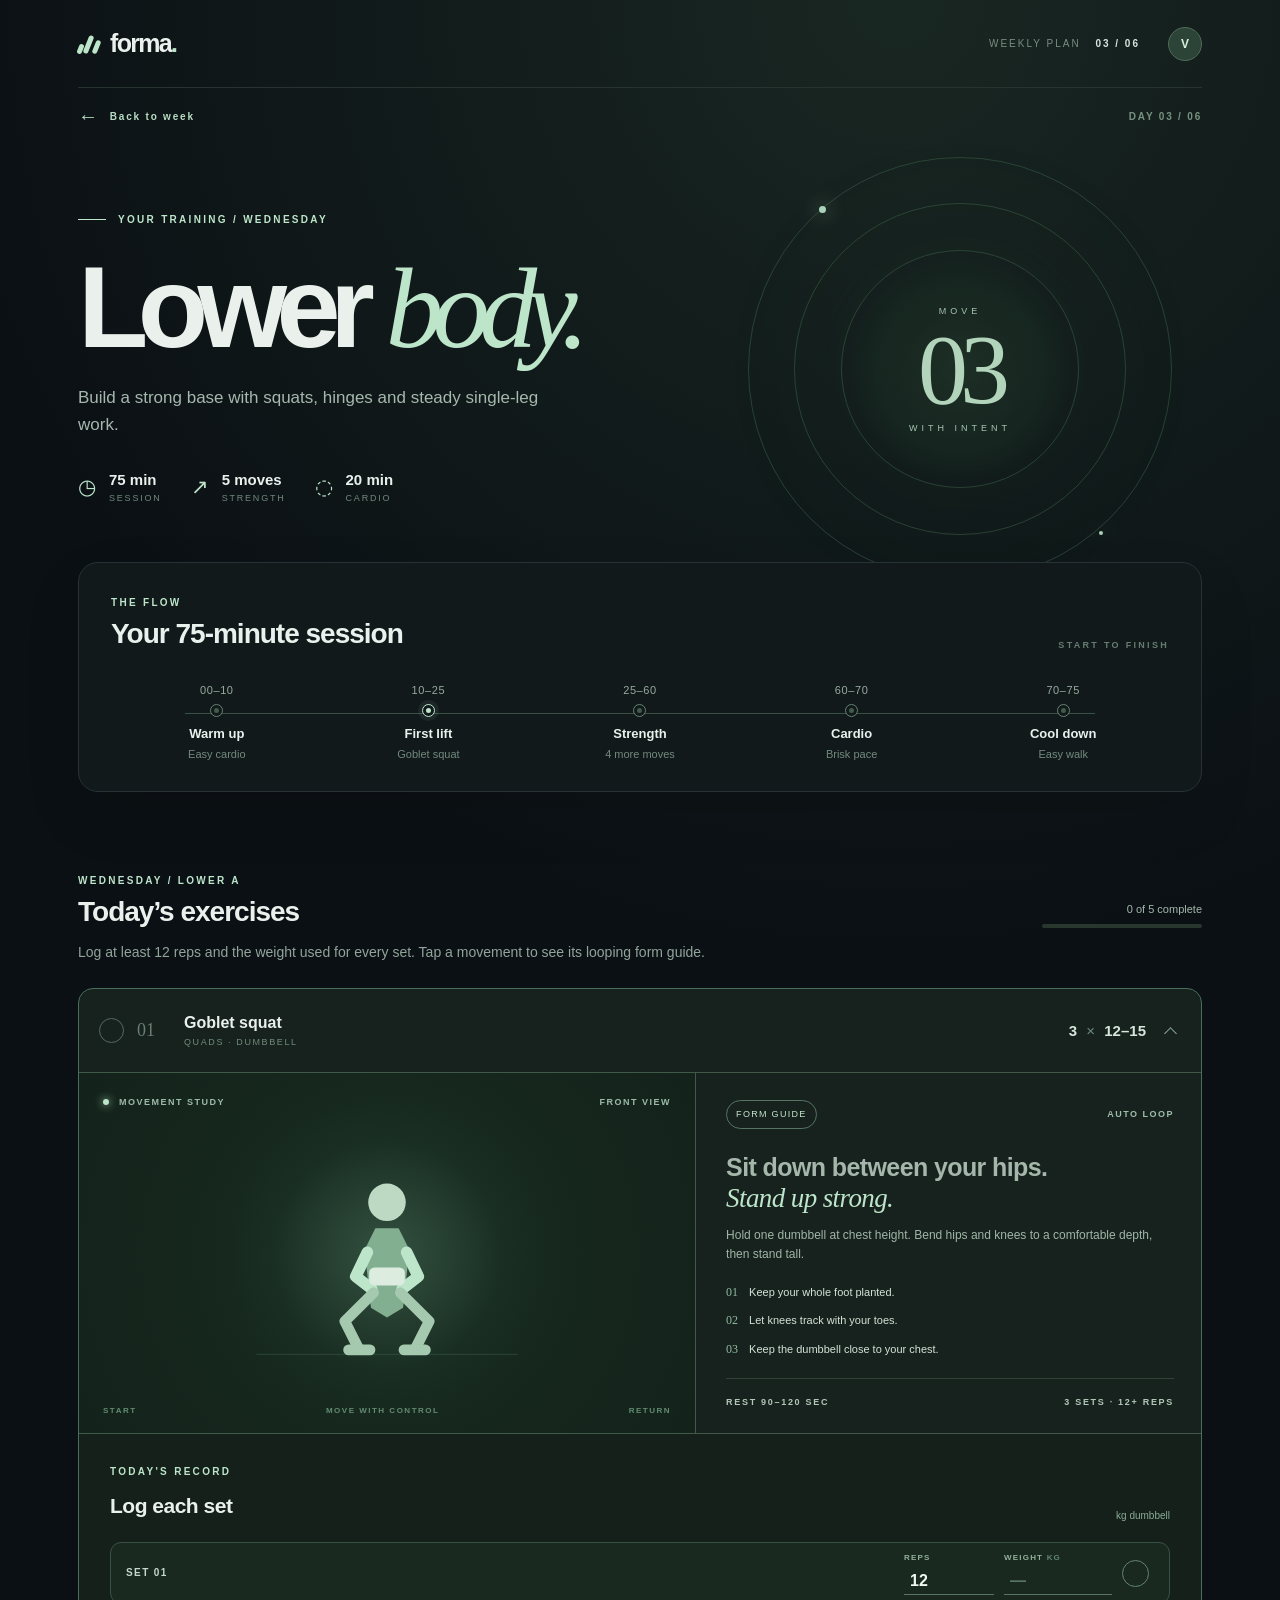
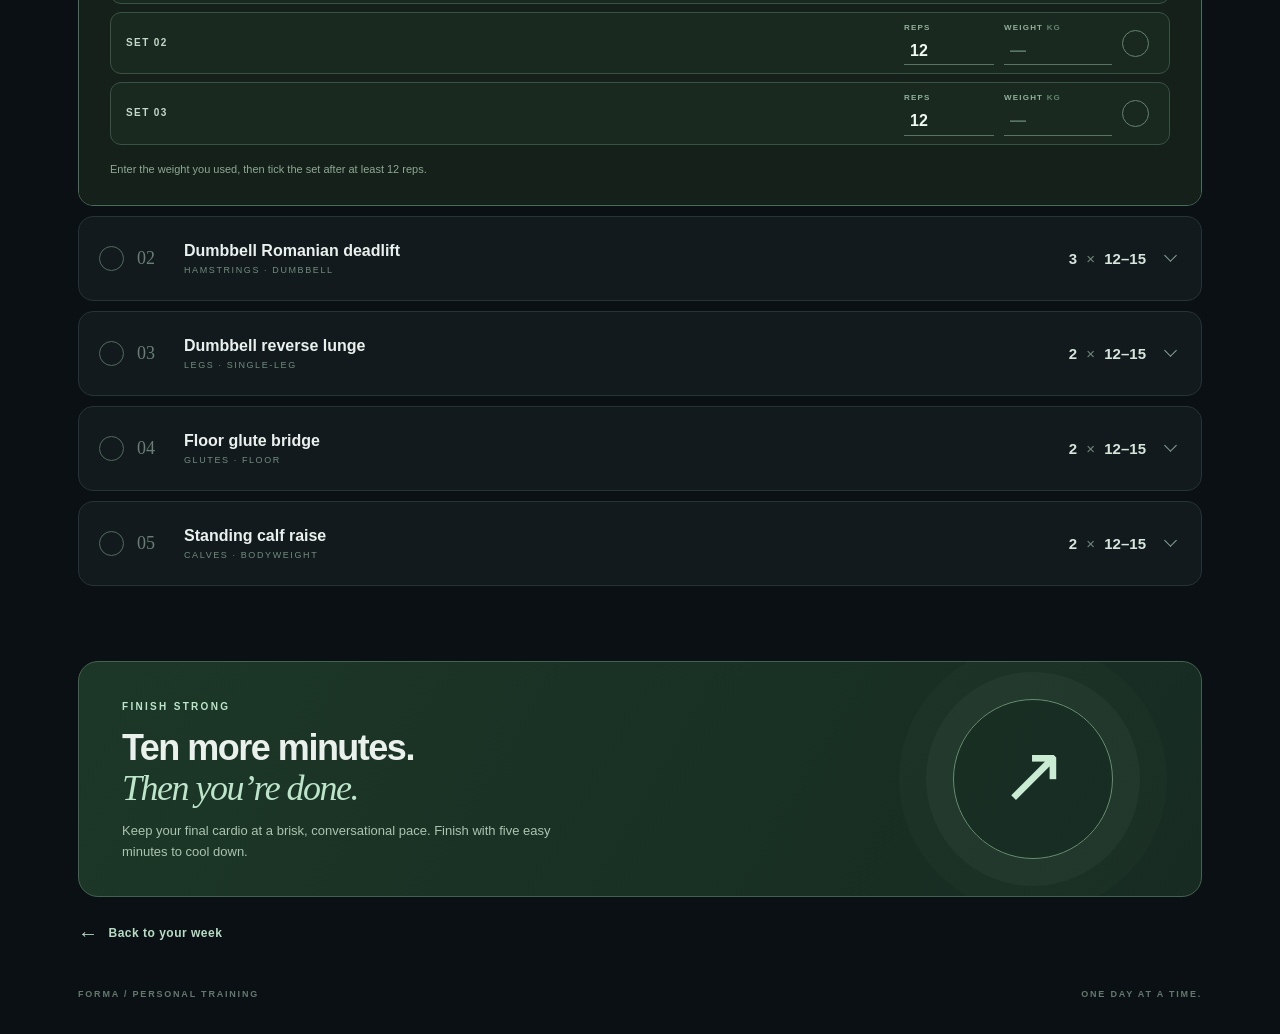
<file: wednesday.html>
<!doctype html>
<html lang="en">
  <head>
    <meta charset="utf-8" />
    <meta name="viewport" content="width=device-width, initial-scale=1, viewport-fit=cover" />
    <meta name="theme-color" content="#0b1014" />
    <meta name="description" content="A focused Wednesday lower a workout with animated exercise guides and set tracking." />
    <title>Wednesday Lower — Forma</title>
    <link rel="stylesheet" href="./styles.css" />
    <script src="./script.js" defer></script>
  </head>
  <body data-day="wednesday">
    <div class="site-shell">
      <header class="topbar">
        <a class="brand" href="./index.html" aria-label="Forma, go to the weekly home page"><span class="brand-mark" aria-hidden="true"><span></span><span></span><span></span></span><span>forma<span class="brand-dot">.</span></span></a>
        <div class="topbar-right"><span class="week-label">WEEKLY PLAN <strong>03 / 06</strong></span><span class="profile-mark" aria-label="Personal workout">V</span></div>
      </header>

      <nav class="day-navigation" aria-label="Workout navigation"><a class="back-link" href="./index.html"><span aria-hidden="true">←</span> Back to week</a><span>DAY 03 / 06</span></nav>

      <main id="top">
        <section class="hero" aria-labelledby="day-title">
          <div class="hero-copy">
            <div class="eyebrow"><span class="eyebrow-line"></span> YOUR TRAINING / WEDNESDAY</div>
            <h1 id="day-title">Lower <em>body.</em></h1>
            <p class="hero-subtitle">Build a strong base with squats, hinges and steady single-leg work.</p>
            <div class="hero-meta" aria-label="Workout summary">
              <div><span class="meta-icon" aria-hidden="true">◷</span><strong>75 min</strong><small>SESSION</small></div>
              <div><span class="meta-icon" aria-hidden="true">↗</span><strong>5 moves</strong><small>STRENGTH</small></div>
              <div><span class="meta-icon" aria-hidden="true">◌</span><strong>20 min</strong><small>CARDIO</small></div>
            </div>
          </div>
          <div class="hero-orbit" aria-hidden="true"><span class="orbit orbit-one"></span><span class="orbit orbit-two"></span><span class="orbit orbit-three"></span><div class="orbit-center"><span>MOVE</span><strong>03</strong><span>WITH INTENT</span></div></div>
        </section>

        <section class="session-strip" aria-labelledby="session-heading">
          <div class="section-heading"><div><span class="section-kicker">THE FLOW</span><h2 id="session-heading">Your 75-minute session</h2></div><span class="section-aside">START TO FINISH</span></div>
          <ol class="timeline">
            <li><span class="timeline-time">00–10</span><span class="timeline-dot"></span><span class="timeline-name">Warm up</span><span class="timeline-note">Easy cardio</span></li>
            <li><span class="timeline-time">10–25</span><span class="timeline-dot"></span><span class="timeline-name">First lift</span><span class="timeline-note">Goblet squat</span></li>
            <li><span class="timeline-time">25–60</span><span class="timeline-dot"></span><span class="timeline-name">Strength</span><span class="timeline-note">4 more moves</span></li>
            <li><span class="timeline-time">60–70</span><span class="timeline-dot"></span><span class="timeline-name">Cardio</span><span class="timeline-note">Brisk pace</span></li>
            <li><span class="timeline-time">70–75</span><span class="timeline-dot"></span><span class="timeline-name">Cool down</span><span class="timeline-note">Easy walk</span></li>
          </ol>
        </section>

        <section class="workout" aria-labelledby="workout-heading">
          <div class="section-heading workout-heading"><div><span class="section-kicker">WEDNESDAY / LOWER A</span><h2 id="workout-heading">Today’s exercises</h2></div><div class="progress-display"><span id="progress-count">0 of 5 complete</span><span class="progress-track"><span id="progress-fill"></span></span></div></div>
          <p class="workout-intro">Log at least 12 reps and the weight used for every set. Tap a movement to see its looping form guide.</p>

          <div class="exercise-list" id="exercise-list"></div>
        </section>

        <section class="finish-card"><div><span class="section-kicker">FINISH STRONG</span><h2>Ten more minutes.<br /><em>Then you’re done.</em></h2><p>Keep your final cardio at a brisk, conversational pace. Finish with five easy minutes to cool down.</p></div><div class="finish-icon" aria-hidden="true"><span>↗</span></div></section>
        <a class="end-back" href="./index.html"><span aria-hidden="true">←</span> Back to your week</a>
      </main>
      <footer><span>FORMA / PERSONAL TRAINING</span><span>ONE DAY AT A TIME.</span></footer>
    </div>
  </body>
</html>
</file>
<file: styles.css>
:root{color-scheme:dark;--bg:#0b1014;--panel:#141c20;--panel-soft:#11191c;--line:#273237;--text:#eaf1ed;--muted:#91a39c;--accent:#bce5ca;--accent-dark:#244534;--serif:Georgia,"Times New Roman",serif;font-family:-apple-system,BlinkMacSystemFont,"SF Pro Display","Segoe UI",sans-serif}*{box-sizing:border-box}html{scroll-behavior:smooth}body{margin:0;background:radial-gradient(circle at 70% 0%,#192722 0,transparent 34%),var(--bg);color:var(--text);-webkit-font-smoothing:antialiased}button{font:inherit}button:focus-visible,a:focus-visible{outline:2px solid var(--accent);outline-offset:4px}.site-shell{max-width:1220px;margin:auto;padding:0 48px}.topbar{height:88px;display:flex;align-items:center;justify-content:space-between;border-bottom:1px solid #27332f}.brand{color:var(--text);text-decoration:none;font-size:25px;font-weight:700;letter-spacing:-1.7px;display:flex;align-items:center;gap:10px}.brand-dot{color:var(--accent)}.brand-mark{height:20px;width:22px;display:flex;align-items:flex-end;gap:3px}.brand-mark span{width:5px;border-radius:3px;background:var(--accent);transform:rotate(22deg)}.brand-mark span:nth-child(1){height:10px}.brand-mark span:nth-child(2){height:19px}.brand-mark span:nth-child(3){height:14px}.topbar-right{display:flex;align-items:center;gap:28px}.week-label{font-size:10px;letter-spacing:2px;color:#788e82}.week-label strong{color:#d4e6dc;margin-left:10px;font-weight:600}.profile-mark{height:34px;width:34px;border-radius:50%;display:grid;place-items:center;background:#2c4337;color:#d9f0dd;font-size:12px;font-weight:700;border:1px solid #506b58}.hero{min-height:418px;padding:69px 0 58px;display:flex;align-items:center;justify-content:space-between;position:relative;overflow:hidden}.hero-copy{position:relative;z-index:2}.eyebrow,.section-kicker,.section-aside{font-size:10px;letter-spacing:2.3px;font-weight:700;color:var(--accent)}.eyebrow{display:flex;align-items:center;gap:12px}.eyebrow-line{width:28px;height:1px;background:var(--accent)}h1,h2,h3,p{margin-top:0}h1{font-size:clamp(70px,9vw,126px);line-height:.92;letter-spacing:-.092em;font-weight:570;margin:29px 0 23px}h1 em,h2 em,h3 em{font-family:var(--serif);font-weight:400;color:var(--accent)}.hero-subtitle{color:#a5b8ad;font-size:17px;line-height:1.6;max-width:470px;margin-bottom:33px}.hero-meta{display:flex;gap:29px;flex-wrap:wrap}.hero-meta>div{display:grid;grid-template-columns:23px auto;column-gap:8px;align-items:center}.meta-icon{grid-row:1/3;color:var(--accent);font-size:21px;font-weight:200}.hero-meta strong{font-size:15px;font-weight:600}.hero-meta small{font-size:9px;letter-spacing:1.8px;color:#70897c;margin-top:5px}.hero-orbit{position:absolute;width:430px;height:430px;right:27px;top:10px;display:grid;place-items:center;opacity:.9}.orbit{position:absolute;border:1px solid #3a5e48;border-radius:50%;opacity:.65}.orbit-one{width:424px;height:424px}.orbit-two{width:332px;height:332px}.orbit-three{width:238px;height:238px;background:radial-gradient(circle,#243c2c 0,#1a2c24 50%,transparent 72%);box-shadow:0 0 110px 8px #2e5e3030}.orbit-center{z-index:1;text-align:center;display:flex;flex-direction:column;align-items:center;color:#b8d8c2;gap:6px}.orbit-center span{letter-spacing:4px;font-size:9px}.orbit-center strong{font-family:var(--serif);font-weight:400;font-size:100px;line-height:.95;letter-spacing:-8px;color:#c4e8cd}.hero-orbit:before,.hero-orbit:after{content:"";position:absolute;width:7px;height:7px;border-radius:50%;background:#bce5ca;box-shadow:0 0 20px #bce5ca;z-index:2}.hero-orbit:before{top:52px;left:74px}.hero-orbit:after{bottom:49px;right:72px;width:4px;height:4px}.session-strip{background:#11191b;border:1px solid var(--line);border-radius:20px;padding:29px 32px 31px;box-shadow:0 24px 60px #00000016}.section-heading{display:flex;justify-content:space-between;align-items:end;gap:20px}.section-heading h2{font-size:28px;letter-spacing:-1px;margin:8px 0 0;font-weight:560}.section-aside{color:#657d70;font-size:9px}.timeline{list-style:none;margin:34px 0 0;padding:0;display:grid;grid-template-columns:repeat(5,1fr);position:relative}.timeline:before{content:"";height:1px;position:absolute;top:29px;left:7%;right:7%;background:#395047}.timeline li{display:flex;flex-direction:column;align-items:center;text-align:center;position:relative;gap:7px}.timeline-time{font-size:11px;color:#96ab9d;letter-spacing:.6px}.timeline-dot{width:11px;height:11px;border-radius:50%;background:#415a4b;border:3px solid #11191b;outline:1px solid #648473;z-index:1;margin:2px 0 3px}.timeline li:nth-child(2) .timeline-dot{background:var(--accent);outline-color:var(--accent);box-shadow:0 0 0 5px #bce5ca12}.timeline-name{font-size:13px;font-weight:600}.timeline-note{font-size:11px;color:#728a7d}.workout{padding-top:78px}.workout-heading{margin-bottom:14px}.progress-display{width:160px;display:flex;flex-direction:column;gap:9px;text-align:right;font-size:11px;color:#a4b8ab}.progress-track{display:block;height:4px;background:#27372e;border-radius:99px;overflow:hidden}.progress-track span{display:block;height:100%;width:0;background:var(--accent);border-radius:99px;transition:width .45s cubic-bezier(.2,.8,.2,1)}.workout-intro{font-size:14px;color:#91a59a;line-height:1.5;margin-bottom:25px}.exercise-list{display:grid;gap:10px}.exercise-card{border:1px solid #263339;background:#121a1e;border-radius:15px;overflow:hidden;transition:border-color .25s,background .25s,transform .25s cubic-bezier(.2,.8,.2,1)}.exercise-card:hover{border-color:#49675a;transform:translateY(-1px)}.exercise-card.featured{background:#17221e;border-color:#496e59}.exercise-card.is-complete{background:#111b18}.exercise-main{min-height:83px;display:flex;align-items:center;padding:0 20px;gap:13px}.complete-btn{width:25px;height:25px;border-radius:50%;border:1px solid #536b5d;background:transparent;color:transparent;flex:none;display:grid;place-items:center;cursor:pointer;transition:transform .25s cubic-bezier(.2,1.5,.4,1),background .2s,color .2s,border-color .2s}.complete-btn:hover{transform:scale(1.1);border-color:var(--accent)}.complete-btn[aria-pressed=true]{background:var(--accent);border-color:var(--accent);color:#102116;transform:scale(1.04)}.complete-btn svg{width:16px;height:16px;fill:none;stroke:currentColor;stroke-width:2.2;stroke-linecap:round;stroke-linejoin:round}.exercise-open{background:none;border:0;color:inherit;cursor:pointer;min-height:83px;display:grid;grid-template-columns:32px minmax(0,1fr) 90px 20px;align-items:center;text-align:left;gap:15px;width:100%;padding:0}.exercise-number{color:#697f73;font-family:var(--serif);font-size:18px}.exercise-title-wrap{display:flex;flex-direction:column;gap:5px;min-width:0}.exercise-title-wrap strong{font-size:16px;font-weight:570;white-space:nowrap;overflow:hidden;text-overflow:ellipsis}.exercise-title-wrap small{font-size:9px;letter-spacing:1.6px;color:#708d7c}.exercise-prescription{white-space:nowrap;font-size:15px;font-weight:600;color:#d6e6db;text-align:right}.exercise-prescription i{font-style:normal;color:#708a7a;font-weight:400;margin:0 5px}.chevron{width:9px;height:9px;border-right:1.5px solid #8ba99a;border-bottom:1.5px solid #8ba99a;transform:rotate(45deg);transition:transform .3s cubic-bezier(.2,.8,.2,1);margin-left:5px;margin-top:-5px}.exercise-open[aria-expanded=true] .chevron{transform:rotate(225deg);margin-top:5px}.exercise-detail{border-top:1px solid #2c3c34;padding:21px 32px 25px 80px;color:#a5b6ab;font-size:13px;line-height:1.65;animation:reveal .32s cubic-bezier(.2,.8,.2,1)}.exercise-detail[hidden]{display:none}.exercise-detail p{max-width:720px;margin:0 0 12px}.exercise-detail p strong{color:#dbe9df;font-weight:600}.detail-footer{border-top:1px solid #314337;padding-top:16px;margin-top:19px;display:flex;gap:20px;justify-content:space-between;color:#b1c7b7;font-size:9px;letter-spacing:1.7px;font-weight:700}.featured .exercise-detail{padding:0;border-top:1px solid #405948}.demo{display:grid;grid-template-columns:1.1fr .9fr;min-height:360px}.demo-stage{background:radial-gradient(circle at 50% 50%,#203b2b 0,#16271e 50%,#13231b 100%);position:relative;overflow:hidden;display:flex;flex-direction:column;justify-content:space-between;padding:22px 24px 16px;border-right:1px solid #405948}.demo-topline,.stage-labels{display:flex;justify-content:space-between;align-items:center;font-size:9px;letter-spacing:1.5px;color:#9ebaab;font-weight:700}.live-dot{width:6px;height:6px;border-radius:50%;display:inline-block;background:var(--accent);box-shadow:0 0 9px var(--accent);margin-right:6px}.motion-figure{width:100%;height:268px;max-width:440px;align-self:center}.body{fill:#a4c9ae;stroke:#a4c9ae;stroke-width:12;stroke-linecap:round;stroke-linejoin:round}.body circle{fill:#bdd9c4;stroke:none}.body path:first-of-type{fill:#83af91;stroke:none}.body path:not(:first-of-type){fill:none}.arm{fill:none;stroke:#bce5ca;stroke-width:13;stroke-linecap:round;stroke-linejoin:round}.arm rect{fill:#dcecdf;stroke:#dcecdf;stroke-width:2}.arm-left{transform-origin:196px 118px;animation:left-raise 3.4s ease-in-out infinite}.arm-right{transform-origin:244px 118px;animation:right-raise 3.4s ease-in-out infinite}.ghost{stroke:#bce5ca;stroke-width:3;stroke-linecap:round;stroke-dasharray:3 8;opacity:.22}.stage-labels{font-size:8px;color:#638c71}.demo-copy{padding:27px 27px 23px 30px;display:flex;flex-direction:column}.demo-copy-top{display:flex;align-items:center;justify-content:space-between;gap:8px}.tag{border:1px solid #557463;color:#c3e7cd;font-size:9px;letter-spacing:1.3px;padding:6px 9px;border-radius:100px}.play-toggle{background:#294334;color:#d1ead6;border:1px solid #4b7454;border-radius:100px;min-height:32px;padding:0 10px;display:flex;align-items:center;gap:7px;font-size:10px;cursor:pointer;transition:transform .2s,background .2s}.play-toggle:hover{background:#365b43;transform:scale(1.04)}.play-icon{height:11px;width:10px;display:inline-block;border-left:3px solid currentColor;border-right:3px solid currentColor}.play-toggle[aria-pressed=false] .play-icon{border:0;width:0;height:0;border-top:6px solid transparent;border-bottom:6px solid transparent;border-left:9px solid currentColor}.demo-copy h3{font-size:25px;line-height:1.2;font-weight:560;letter-spacing:-.6px;margin:23px 0 12px}.demo-copy h3 em{font-size:27px}.demo-copy p{font-size:12px;line-height:1.6;color:#9fb6a7;margin:0 0 18px}.cue-list{list-style:none;margin:0;padding:0;display:grid;gap:9px}.cue-list li{font-size:11px;color:#d4e3d7;display:flex;gap:11px;align-items:baseline}.cue-list li span{font-family:var(--serif);color:#8fbba0;font-size:12px}.demo-copy .detail-footer{margin-top:auto}.finish-card{margin-top:75px;background:linear-gradient(120deg,#1c3727,#172b22);border:1px solid #44634e;border-radius:20px;min-height:220px;padding:34px 43px;display:flex;justify-content:space-between;align-items:center;overflow:hidden}.finish-card h2{font-size:36px;line-height:1.12;letter-spacing:-1.5px;font-weight:560;margin:14px 0 13px}.finish-card p{max-width:430px;color:#abc4b0;font-size:13px;line-height:1.55;margin:0}.finish-icon{width:160px;height:160px;flex:none;border:1px solid #668e6e;border-radius:50%;display:grid;place-items:center;margin-right:45px;color:#c9ecd3;box-shadow:0 0 0 27px #bce5ca0a,0 0 0 54px #bce5ca05}.finish-icon span{font-size:80px;font-weight:200;line-height:1;transform:translateY(-4px)}footer{display:flex;justify-content:space-between;gap:20px;padding:45px 0 35px;color:#63796c;font-size:9px;font-weight:700;letter-spacing:1.8px}@keyframes left-raise{0%,12%,90%,100%{transform:rotate(0)}43%,60%{transform:rotate(65deg)}}@keyframes right-raise{0%,12%,90%,100%{transform:rotate(0)}43%,60%{transform:rotate(-65deg)}}@keyframes reveal{from{opacity:0;transform:translateY(-7px)}to{opacity:1;transform:translateY(0)}}.motion-paused .arm{animation-play-state:paused}@media(max-width:900px){.site-shell{padding:0 28px}.hero-orbit{right:-160px;opacity:.54}.hero-copy{max-width:600px}.demo{grid-template-columns:1fr}.demo-stage{border-right:0;border-bottom:1px solid #405948}.demo-copy{min-height:315px}.motion-figure{height:240px}}@media(max-width:620px){.site-shell{padding:0 18px}.topbar{height:70px}.week-label{display:none}.hero{padding:54px 3px 44px;min-height:356px}.hero-orbit{width:290px;height:290px;right:-118px;top:45px}.orbit-one{width:290px;height:290px}.orbit-two{width:230px;height:230px}.orbit-three{width:164px;height:164px}.orbit-center strong{font-size:66px;letter-spacing:-5px}.orbit-center span{font-size:6px}.hero-orbit:before{top:34px;left:48px}.hero-orbit:after{bottom:33px;right:43px}h1{font-size:72px;margin:24px 0 17px}.hero-subtitle{font-size:14px;line-height:1.55;max-width:270px}.hero-meta{gap:17px}.hero-meta strong{font-size:12px}.hero-meta small{font-size:8px}.meta-icon{font-size:17px}.section-heading h2{font-size:23px}.section-aside{display:none}.session-strip{padding:25px 17px;border-radius:15px}.timeline{margin-top:29px}.timeline:before{left:9%;right:9%}.timeline-time{font-size:9px}.timeline-name{font-size:10px}.timeline-note{font-size:8px}.workout{padding-top:61px}.workout-heading{align-items:start}.progress-display{width:95px;font-size:9px;margin-top:16px}.workout-intro{font-size:12px}.exercise-main{padding:0 12px;min-height:75px;gap:8px}.exercise-open{grid-template-columns:21px minmax(0,1fr) 58px 13px;gap:6px;min-height:75px}.exercise-number{font-size:14px}.exercise-title-wrap strong{font-size:12px}.exercise-title-wrap small{font-size:7px;letter-spacing:1px}.exercise-prescription{font-size:11px}.exercise-prescription i{margin:0 2px}.complete-btn{width:22px;height:22px}.chevron{width:7px;height:7px}.exercise-detail{padding:18px 18px 20px;font-size:12px}.detail-footer{font-size:8px;letter-spacing:.9px}.demo-stage{padding:17px 15px 13px}.motion-figure{height:225px}.demo-copy{padding:22px 19px 24px;min-height:320px}.finish-card{margin-top:60px;min-height:210px;padding:25px 22px}.finish-card h2{font-size:28px}.finish-card p{font-size:11px;max-width:260px}.finish-icon{width:75px;height:75px;margin-right:3px;box-shadow:0 0 0 12px #bce5ca0a}.finish-icon span{font-size:39px}footer{font-size:7px;padding:35px 0}}@media(prefers-reduced-motion:reduce){html{scroll-behavior:auto}*,*:before,*:after{animation-duration:.01ms!important;animation-iteration-count:1!important;transition-duration:.01ms!important}.arm-left{transform:rotate(32deg)}.arm-right{transform:rotate(-32deg)}}

/* Shared exercise illustrations and today's set log. */
.exercise-status{width:25px;height:25px;border:1px solid #536b5d;border-radius:50%;display:grid;place-items:center;flex:none;color:transparent;transition:background .2s,color .2s,transform .25s cubic-bezier(.2,1.5,.4,1)}
.exercise-status svg{width:16px;height:16px;fill:none;stroke:currentColor;stroke-width:2.2;stroke-linecap:round;stroke-linejoin:round}
.exercise-card.is-complete .exercise-status{background:var(--accent);border-color:var(--accent);color:#102116;transform:scale(1.04)}
.exercise-card .exercise-detail{padding:0;border-top:1px solid #405948}
.exercise-card.is-open{background:#17221e;border-color:#496e59}
.loop-label{font-size:9px;letter-spacing:1.5px;color:#9dbdaa;font-weight:700}
.scene-halo{pointer-events:none}.scene-floor{fill:none;stroke:#426052;stroke-opacity:.55;stroke-width:1}
.figure-head{fill:#bdd9c4}.figure-torso{fill:#83af91}.figure-body{fill:none;stroke:#a4c9ae;stroke-width:12;stroke-linecap:round;stroke-linejoin:round}
.equipment{fill:none;stroke:#82a493;stroke-width:8;stroke-linecap:round;stroke-linejoin:round;opacity:.65}
.moving-limb{fill:none;stroke:#bce5ca;stroke-width:13;stroke-linecap:round;stroke-linejoin:round}
.moving-weight{fill:#dcecdf;stroke:#dcecdf;stroke-width:2}.cable-line{fill:none;stroke:#78ad8f;stroke-width:2.5;stroke-linecap:round}
.shoulder-joint{fill:#bce5ca}
.exercise-card:not(.is-open) .arm{animation-play-state:paused}
.set-log{padding:26px 31px 27px;border-top:1px solid #405948;background:#142019}
.set-log-heading{display:flex;align-items:end;justify-content:space-between;gap:10px;margin-bottom:18px}
.set-log-heading h4{font-size:21px;letter-spacing:-.5px;font-weight:570;margin:8px 0 0;color:#eaf1ed}
.weight-note{font-size:10px;color:#8cab98;text-align:right}
.set-list{display:grid;gap:8px}.set-row{display:grid;grid-template-columns:minmax(70px,1fr) 90px 108px 32px;align-items:center;gap:10px;min-height:61px;padding:8px 15px;border:1px solid #385244;border-radius:11px;background:#192920}
.set-number{font-size:10px;font-weight:700;letter-spacing:1.4px;color:#c4d9ca}
.set-field{display:flex;flex-direction:column;gap:3px;font-size:8px;letter-spacing:1.2px;color:#92b09a;font-weight:700}
.set-field small{font-size:8px;color:#62866d}.set-field input{width:100%;height:28px;padding:0 6px;border:0;border-bottom:1px solid #577560;border-radius:0;outline:0;background:transparent;color:#eef8f0;font:600 16px -apple-system,BlinkMacSystemFont,"Segoe UI",sans-serif}
.set-field input:focus{border-bottom-color:#bce5ca}.set-field input::-webkit-inner-spin-button,.set-field input::-webkit-outer-spin-button{-webkit-appearance:none;margin:0}.set-field input[type=number]{appearance:textfield;-moz-appearance:textfield}
.set-field input::placeholder{color:#597563}
.set-check{width:27px;height:27px;position:relative;cursor:pointer}.set-check input{position:absolute;inset:0;opacity:0;cursor:pointer;margin:0}.set-check span{display:grid;place-items:center;width:27px;height:27px;border:1px solid #64846e;border-radius:50%;color:transparent;font-size:16px;transition:background .2s,color .2s,transform .2s}.set-check input:checked+span{background:#bce5ca;color:#173322;transform:scale(1.07)}.set-check input:focus-visible+span{outline:2px solid #bce5ca;outline-offset:3px}
.set-help{margin:15px 0 0!important;color:#8ea894!important;font-size:11px!important}.set-error{margin:10px 0 0!important;color:#ffd4ba!important;font-size:11px!important}.set-error[hidden]{display:none}
@media(max-width:620px){.exercise-status{width:22px;height:22px}.set-log{padding:23px 14px 24px}.set-log-heading h4{font-size:18px}.weight-note{font-size:9px}.set-row{grid-template-columns:minmax(54px,1fr) 60px 79px 28px;gap:6px;padding:8px 10px}.set-number{font-size:9px}.set-field input{font-size:14px}.set-check,.set-check span{width:25px;height:25px}}

/* Weekly home and day navigation. The page works without images or web fonts. */
.day-navigation{height:56px;display:flex;align-items:center;justify-content:space-between;color:#769282;font-size:10px;letter-spacing:1.8px;font-weight:700}
.back-link,.end-back{display:inline-flex;align-items:center;gap:10px;color:#b8ddc5;text-decoration:none;transition:color .2s,transform .25s cubic-bezier(.2,.8,.2,1)}
.back-link:hover,.end-back:hover{color:#e9fff0;transform:translateX(-3px)}.back-link span,.end-back span{font-size:20px;line-height:1}
.day-navigation+.hero{padding-top:27px;min-height:390px}.day-navigation+.hero .hero-orbit{top:-37px}
.end-back{margin-top:26px;font-size:12px;font-weight:650;letter-spacing:.5px}
.exercise-card{scroll-margin-top:20px}
.home-hero{min-height:510px;padding:91px 0 80px;display:flex;align-items:center;position:relative;overflow:hidden}
.home-hero-copy{z-index:2;position:relative}.home-hero h1{font-size:clamp(67px,8.8vw,118px);margin:32px 0 27px;line-height:.93}.home-hero .hero-subtitle{max-width:520px;margin-bottom:29px}
.home-orbit{position:absolute;width:440px;height:440px;right:30px;top:45px;display:grid;place-items:center;opacity:.84}
.home-orbit:before,.home-orbit:after{content:"";position:absolute;width:6px;height:6px;background:var(--accent);border-radius:50%;box-shadow:0 0 18px var(--accent)}.home-orbit:before{top:55px;left:68px}.home-orbit:after{right:62px;bottom:52px;width:4px;height:4px}
.primary-action{min-height:48px;padding:0 20px;background:#bce5ca;color:#10231a;border-radius:999px;display:inline-flex;gap:24px;align-items:center;justify-content:space-between;text-decoration:none;font-size:13px;font-weight:700;transition:transform .25s cubic-bezier(.2,.8,.2,1),background .2s,box-shadow .2s}
.primary-action:hover{background:#d1f4da;transform:translateY(-3px);box-shadow:0 12px 30px #0005}.primary-action span{font-size:20px;font-weight:400}
.home-overview{display:grid;grid-template-columns:repeat(3,1fr);border:1px solid var(--line);border-radius:18px;background:#11191b;overflow:hidden}
.home-overview>div{min-height:125px;padding:25px 30px;display:grid;grid-template-columns:28px auto;align-content:center;column-gap:9px}
.home-overview>div+div{border-left:1px solid var(--line)}.overview-symbol{grid-row:1/3;font-size:24px;color:var(--accent)}.home-overview strong{font-size:27px;line-height:1;font-weight:560;letter-spacing:-1px}.home-overview strong span{font-size:14px;letter-spacing:0}.home-overview small{margin-top:9px;font-size:9px;color:#7f9989;letter-spacing:1.5px;font-weight:700}
.week-section{padding-top:83px}.week-section .workout-intro{margin:16px 0 25px}.week-grid{display:grid;grid-template-columns:repeat(2,minmax(0,1fr));gap:14px}
.day-card{border:1px solid #2b3b34;border-radius:17px;background:#121b1c;overflow:hidden;transition:transform .25s cubic-bezier(.2,.8,.2,1),border-color .25s,background .25s}
.day-card:hover{transform:translateY(-2px);border-color:#53745c}.day-card.is-today{background:#19291f;border-color:#658d6e}
.day-card-main{display:grid;grid-template-columns:55px minmax(0,1fr) 40px;gap:7px;align-items:start;padding:26px 23px 21px}.day-index{font-family:var(--serif);color:#84a78f;font-size:14px;padding-top:3px}
.day-name{display:block;color:#9abca3;font-size:9px;letter-spacing:1.9px;font-weight:750;min-height:19px}.today-tag{display:inline-block;border:1px solid #699779;border-radius:100px;padding:3px 6px;margin-left:7px;color:#d1ecd7;font-size:7px;letter-spacing:1px}
.day-card h3{font-size:29px;line-height:1.1;margin:10px 0 10px;font-weight:560;letter-spacing:-1px}.day-card p{font-size:9px;color:#84a294;letter-spacing:1.2px;margin:0 0 25px}.day-meta{color:#c2d7c7;font-size:9px;letter-spacing:1.1px;font-weight:700}.day-meta i{font-style:normal;color:#6e8f79;padding:0 5px}
.day-open,.rest-symbol{width:37px;height:37px;display:grid;place-items:center;border-radius:50%;border:1px solid #52725c;color:#cbe8d3;text-decoration:none;font-size:24px;line-height:1;transition:background .2s,color .2s,transform .25s cubic-bezier(.2,.8,.2,1)}.day-open:hover{background:#bce5ca;color:#173421;transform:rotate(45deg)}
.day-exercises{border-top:1px solid #2c4033}.day-exercises summary{cursor:pointer;list-style:none;padding:15px 23px;color:#b6d8bf;font-size:11px;font-weight:650;display:flex;align-items:center;justify-content:space-between;min-height:49px}.day-exercises summary::-webkit-details-marker{display:none}.day-exercises summary span{font-size:20px;transition:transform .2s}.day-exercises[open] summary span{transform:rotate(180deg)}.day-exercises ol{list-style:none;margin:0;padding:0 16px 16px}.day-exercises li+li{border-top:1px solid #2c4033}.day-exercises li a{min-height:42px;display:grid;grid-template-columns:25px 1fr 18px;gap:9px;align-items:center;padding:7px 8px;color:#e2ede4;text-decoration:none;font-size:11px;line-height:1.35;border-radius:7px;transition:background .2s}.day-exercises li a:hover{background:#20382a}.day-exercises li a span:first-child{font-family:var(--serif);color:#8aad93}.day-exercises li a span:last-child{text-align:right;color:#9ec4a9}
.rest-card{background:linear-gradient(120deg,#14201c,#10191b)}.rest-card .day-card-main{min-height:183px;align-items:center}.rest-card p{margin-bottom:20px}.rest-symbol{border-color:#3d5849;color:#8ab69a;font-size:34px}
.exercise-finder{padding-top:83px}.search-label{display:block;color:#91aa9a;font-size:12px;margin:20px 0 10px}.search-wrap{height:55px;display:flex;align-items:center;gap:12px;background:#15211b;border:1px solid #415e49;border-radius:13px;padding:0 16px;color:#a8d9b6}.search-wrap:focus-within{border-color:#bce5ca;box-shadow:0 0 0 3px #bce5ca16}.search-wrap span{font-size:27px;line-height:1}.search-wrap input{height:100%;width:100%;border:0;outline:0;background:transparent;color:#edf5ee;font:400 15px -apple-system,BlinkMacSystemFont,"Segoe UI",sans-serif}.search-wrap input::placeholder{color:#718e7b}.search-results{display:grid;gap:7px;margin-top:12px}.search-results a{display:flex;justify-content:space-between;align-items:center;gap:12px;border:1px solid #314737;border-radius:10px;background:#142119;padding:11px 15px;color:#bce5ca;text-decoration:none;transition:background .2s,transform .2s}.search-results a:hover{background:#1c3123;transform:translateX(2px)}.search-results a span:first-child{display:grid;gap:4px}.search-results strong{color:#edf4ee;font-size:12px;font-weight:600}.search-results small{font-size:10px;color:#89a997}.search-results p{font-size:12px;color:#92a897;padding:9px 2px}
.home-note{margin-top:78px;padding:38px 43px;border-radius:20px;background:linear-gradient(115deg,#1b3827,#13231e);border:1px solid #44634e}.home-note h2{font-size:36px;letter-spacing:-1.4px;font-weight:560;margin:14px 0}.home-note p{max-width:650px;color:#adcbba;font-size:13px;line-height:1.6;margin:0}
@media(max-width:900px){.home-orbit{right:-145px;opacity:.48}.home-hero-copy{max-width:640px}}
@media(max-width:620px){.site-shell{padding-left:max(17px,env(safe-area-inset-left));padding-right:max(17px,env(safe-area-inset-right))}.day-navigation{height:52px}.day-navigation+.hero{padding:38px 3px 42px;min-height:330px}.day-navigation+.hero .hero-orbit{top:22px}.day-navigation+.hero h1{font-size:clamp(55px,14.5vw,72px)}.home-hero{min-height:465px;padding:68px 3px 72px}.home-hero h1{font-size:clamp(62px,14vw,76px);margin:28px 0 21px}.home-hero .hero-subtitle{font-size:14px;max-width:305px}.home-orbit{width:290px;height:290px;right:-117px;top:67px;opacity:.32}.home-orbit .orbit-one{width:290px;height:290px}.home-orbit .orbit-two{width:230px;height:230px}.home-orbit .orbit-three{width:164px;height:164px}.home-orbit .orbit-center strong{font-size:65px}.home-orbit .orbit-center span{font-size:6px}.home-orbit:before{top:35px;left:47px}.home-orbit:after{right:42px;bottom:33px}.primary-action{min-height:46px;font-size:12px}.home-overview{border-radius:14px}.home-overview>div{min-height:95px;padding:18px 12px;display:flex;align-items:flex-start;flex-direction:column;gap:6px}.home-overview .overview-symbol{font-size:17px}.home-overview strong{font-size:23px}.home-overview strong span{font-size:11px}.home-overview small{font-size:7px;letter-spacing:.7px;margin:0}.week-section,.exercise-finder{padding-top:65px}.week-grid{grid-template-columns:1fr;gap:10px}.day-card-main{grid-template-columns:43px minmax(0,1fr) 37px;padding:21px 15px 17px}.day-card h3{font-size:26px}.day-card p{margin-bottom:19px;font-size:8px}.day-meta{font-size:8px;letter-spacing:.5px}.day-exercises summary{padding:13px 17px}.rest-card .day-card-main{min-height:151px}.home-note{margin-top:63px;padding:27px 24px}.home-note h2{font-size:28px}.home-note p{font-size:11px}}
.primary-action:active,.day-open:active,.day-exercises li a:active,.search-results a:active{transform:scale(.97)}
@media(max-width:620px){.day-index{font-size:11px;white-space:nowrap}.day-card-main{grid-template-columns:43px minmax(0,1fr) 37px}}
</file>
